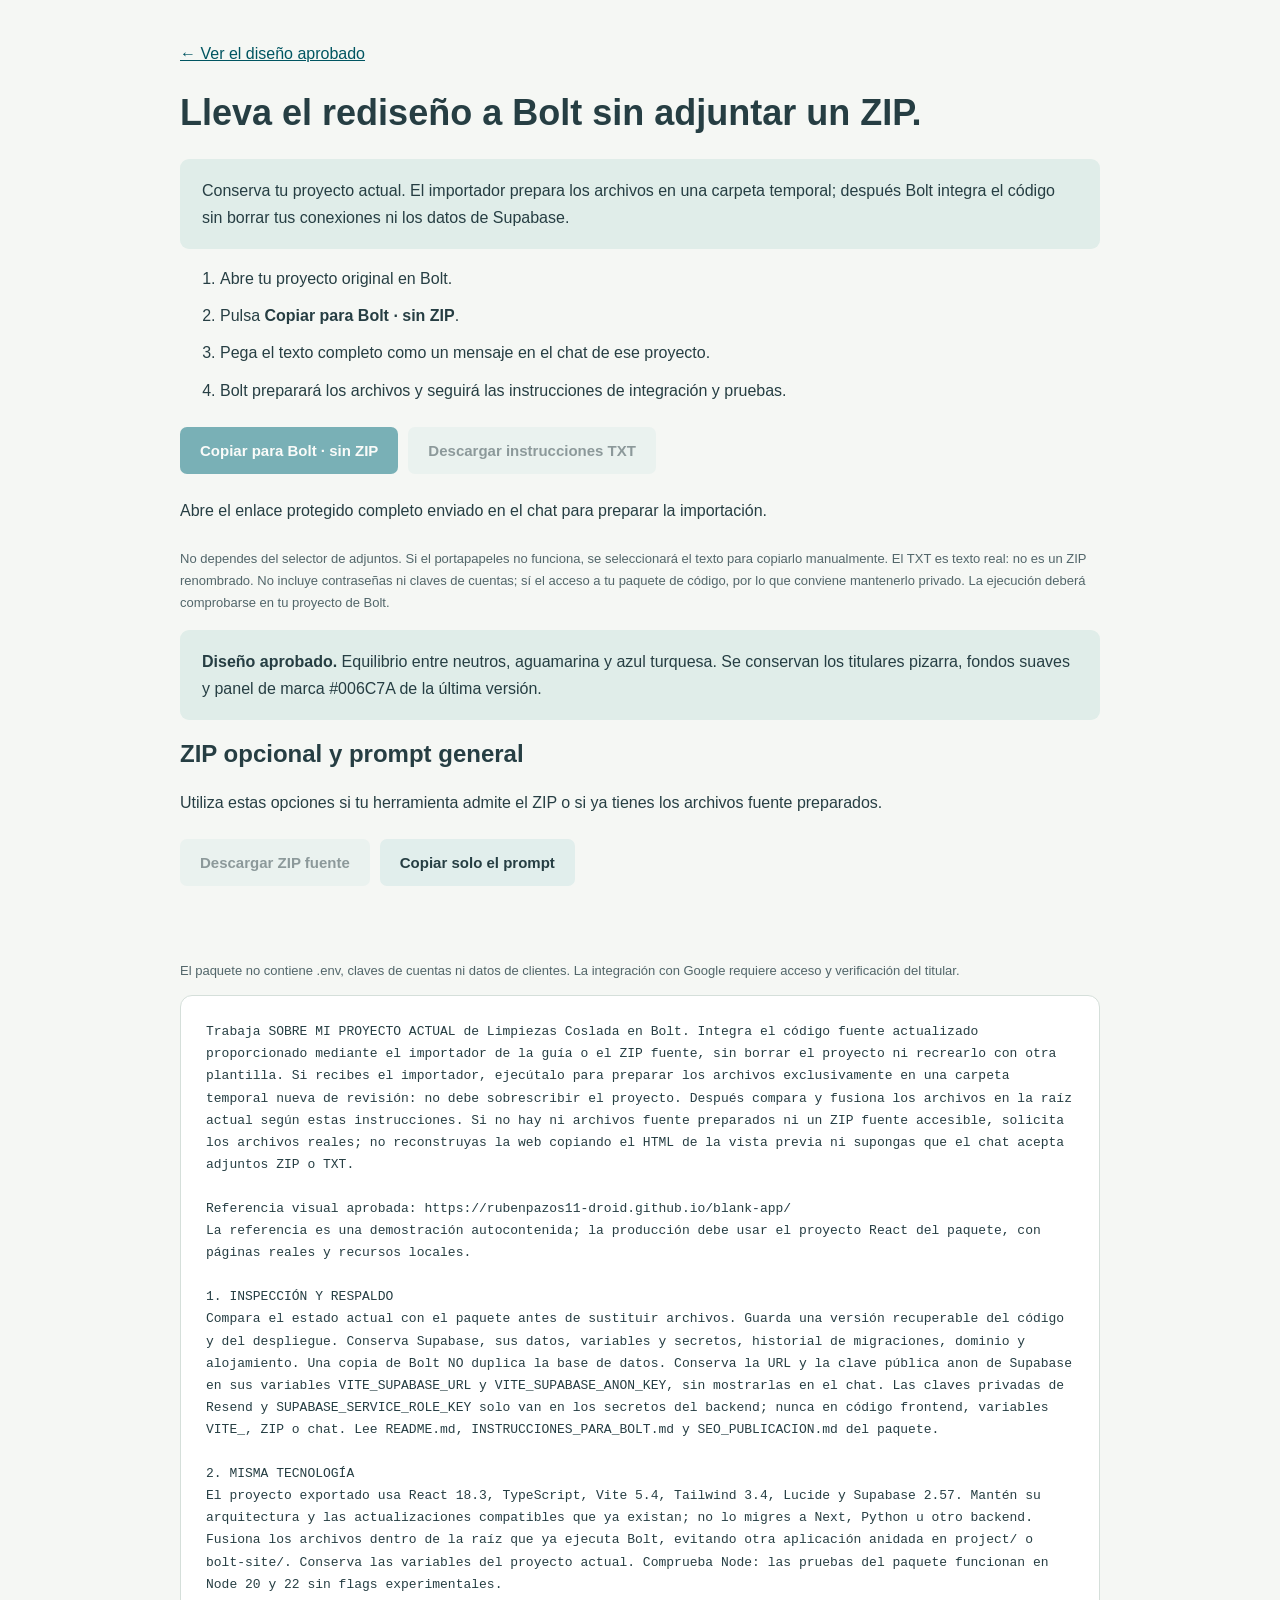
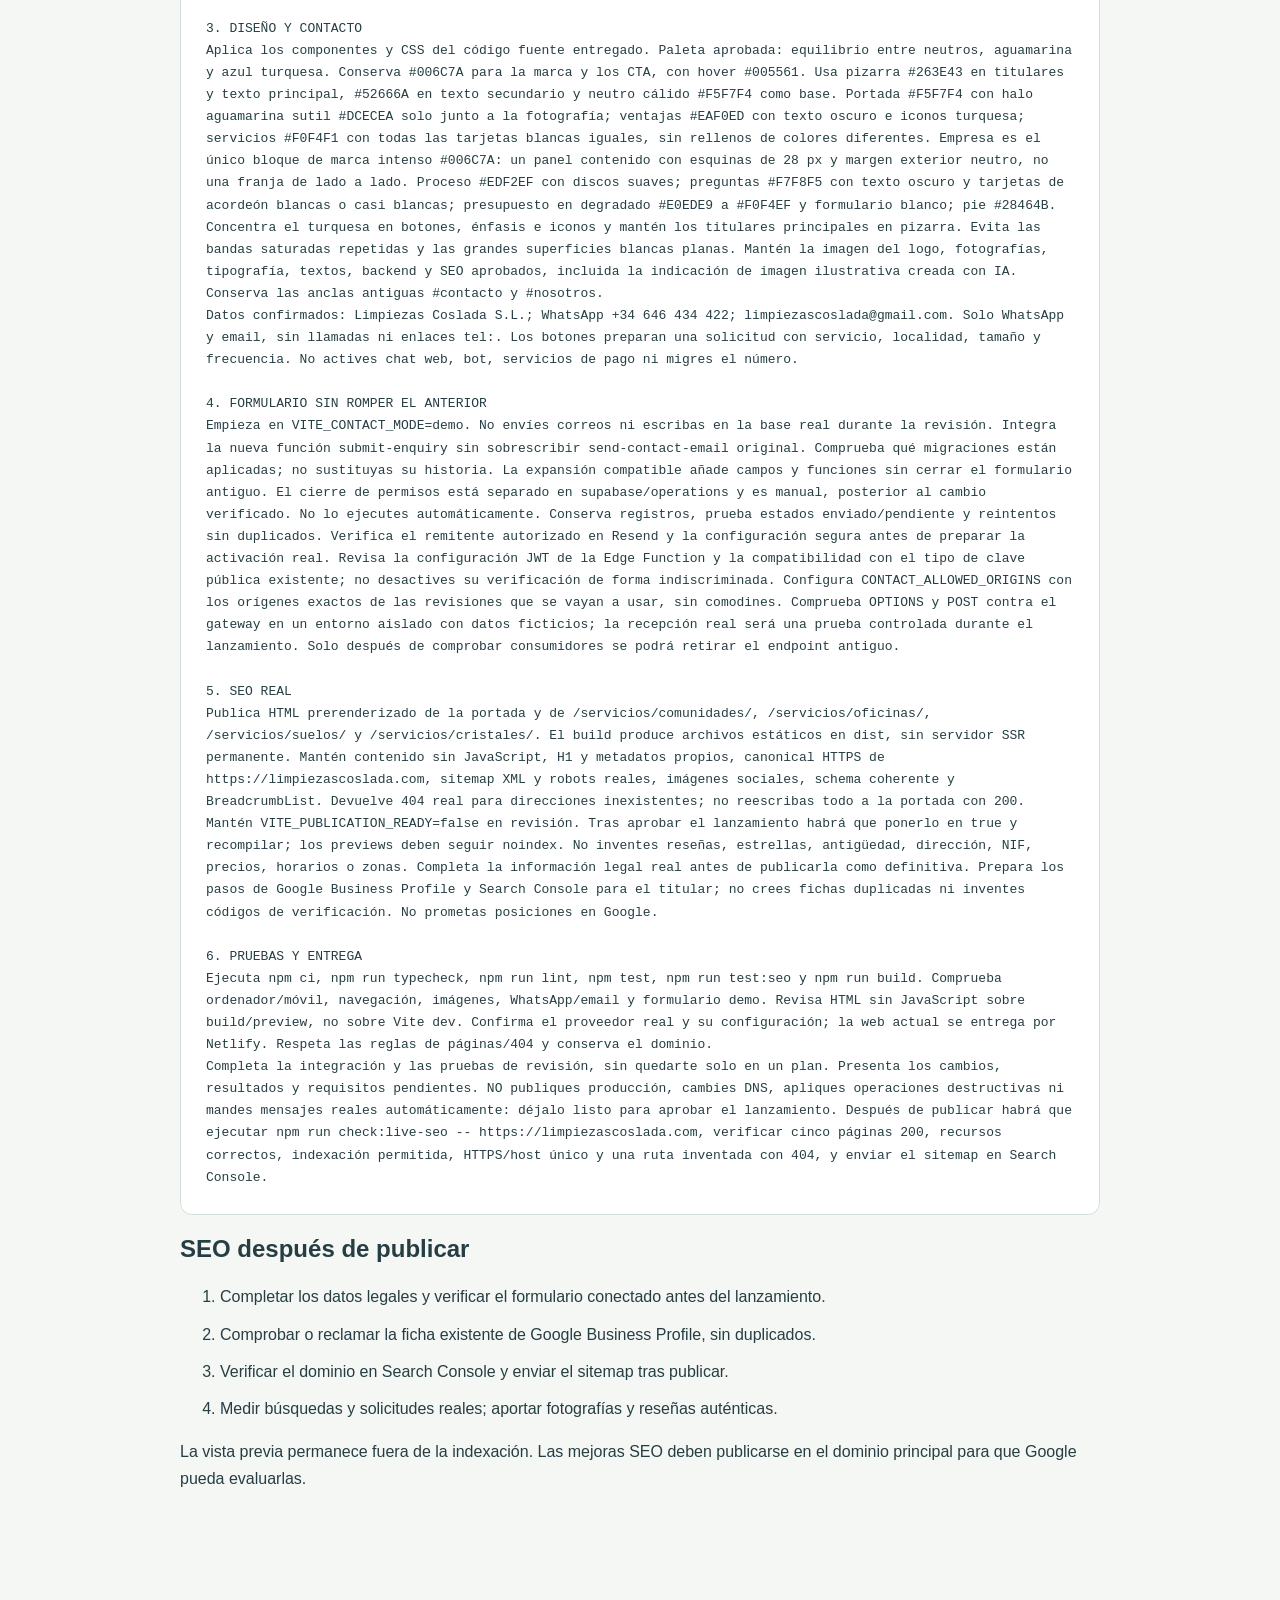
<file: entrega/index.html>
<!doctype html>
<html lang="es"><head><meta charset="utf-8"><meta name="viewport" content="width=device-width,initial-scale=1"><meta name="robots" content="noindex,nofollow,noarchive"><meta name="referrer" content="no-referrer"><title>Integrar Limpiezas Coslada en Bolt · sin adjuntar ZIP</title>
<style>body{margin:0;background:#f5f7f4;color:#263e43;font:16px/1.7 Arial,sans-serif}main{max-width:920px;margin:auto;padding:40px 22px 80px}h1,h2{color:#263e43;line-height:1.2}h1{font-size:36px}a{color:#005561}button{font:600 15px Arial;cursor:pointer;border:0;border-radius:7px;background:#006c7a;color:white;padding:15px 20px;margin:7px 10px 7px 0}button:disabled{opacity:.5;cursor:default}.secondary{background:#e1eeec;color:#263e43}pre,textarea{white-space:pre-wrap;overflow-wrap:anywhere;background:white;border:1px solid #d5dfda;border-radius:12px;padding:25px;font:13px/1.7 ui-monospace,monospace}textarea{box-sizing:border-box;width:100%;height:330px}li{margin:10px 0}.notice{background:#e0ede9;padding:18px 22px;border-radius:9px}.small{font-size:13px;color:#52666a}#status,#bolt-status{min-height:35px}button:focus-visible,a:focus-visible,textarea:focus-visible{outline:3px solid #005561;outline-offset:4px}[hidden]{display:none!important}</style></head>
<body data-file="codigo-26a159150ecb.lcpack" data-sha="26a159150ecb28e111857e4af2af2b3c1ae7209801c069f9d4ad53f65e8f5adb" data-importer-sha="f74373126b4832aa5d10b90330da48f0e70e8af4d04ee3ce7f6ff18d0ccc32a6"><main><a href="../">← Ver el diseño aprobado</a><h1>Lleva el rediseño a Bolt sin adjuntar un ZIP.</h1>
<p class="notice">Conserva tu proyecto actual. El importador prepara los archivos en una carpeta temporal; después Bolt integra el código sin borrar tus conexiones ni los datos de Supabase.</p>
<ol><li>Abre tu proyecto original en Bolt.</li><li>Pulsa <strong>Copiar para Bolt · sin ZIP</strong>.</li><li>Pega el texto completo como un mensaje en el chat de ese proyecto.</li><li>Bolt preparará los archivos y seguirá las instrucciones de integración y pruebas.</li></ol>
<button id="copy-bolt">Copiar para Bolt · sin ZIP</button><button id="download-bolt" class="secondary">Descargar instrucciones TXT</button>
<p id="bolt-status" role="status" aria-live="polite"></p><textarea id="bolt-text" hidden readonly aria-label="Texto preparado para copiar en Bolt"></textarea>
<p class="small">No dependes del selector de adjuntos. Si el portapapeles no funciona, se seleccionará el texto para copiarlo manualmente. El TXT es texto real: no es un ZIP renombrado. No incluye contraseñas ni claves de cuentas; sí el acceso a tu paquete de código, por lo que conviene mantenerlo privado. La ejecución deberá comprobarse en tu proyecto de Bolt.</p>
<p class="notice"><strong>Diseño aprobado.</strong> Equilibrio entre neutros, aguamarina y azul turquesa. Se conservan los titulares pizarra, fondos suaves y panel de marca #006C7A de la última versión.</p>
<h2>ZIP opcional y prompt general</h2><p>Utiliza estas opciones si tu herramienta admite el ZIP o si ya tienes los archivos fuente preparados.</p><button id="download" class="secondary">Descargar ZIP fuente</button><button id="copy" class="secondary">Copiar solo el prompt</button><p id="status" role="status" aria-live="polite"></p>
<p class="small">El paquete no contiene .env, claves de cuentas ni datos de clientes. La integración con Google requiere acceso y verificación del titular.</p>
<pre id="prompt">Trabaja SOBRE MI PROYECTO ACTUAL de Limpiezas Coslada en Bolt. Integra el código fuente actualizado proporcionado mediante el importador de la guía o el ZIP fuente, sin borrar el proyecto ni recrearlo con otra plantilla. Si recibes el importador, ejecútalo para preparar los archivos exclusivamente en una carpeta temporal nueva de revisión: no debe sobrescribir el proyecto. Después compara y fusiona los archivos en la raíz actual según estas instrucciones. Si no hay ni archivos fuente preparados ni un ZIP fuente accesible, solicita los archivos reales; no reconstruyas la web copiando el HTML de la vista previa ni supongas que el chat acepta adjuntos ZIP o TXT.

Referencia visual aprobada: https://rubenpazos11-droid.github.io/blank-app/
La referencia es una demostración autocontenida; la producción debe usar el proyecto React del paquete, con páginas reales y recursos locales.

1. INSPECCIÓN Y RESPALDO
Compara el estado actual con el paquete antes de sustituir archivos. Guarda una versión recuperable del código y del despliegue. Conserva Supabase, sus datos, variables y secretos, historial de migraciones, dominio y alojamiento. Una copia de Bolt NO duplica la base de datos. Conserva la URL y la clave pública anon de Supabase en sus variables VITE_SUPABASE_URL y VITE_SUPABASE_ANON_KEY, sin mostrarlas en el chat. Las claves privadas de Resend y SUPABASE_SERVICE_ROLE_KEY solo van en los secretos del backend; nunca en código frontend, variables VITE_, ZIP o chat. Lee README.md, INSTRUCCIONES_PARA_BOLT.md y SEO_PUBLICACION.md del paquete.

2. MISMA TECNOLOGÍA
El proyecto exportado usa React 18.3, TypeScript, Vite 5.4, Tailwind 3.4, Lucide y Supabase 2.57. Mantén su arquitectura y las actualizaciones compatibles que ya existan; no lo migres a Next, Python u otro backend. Fusiona los archivos dentro de la raíz que ya ejecuta Bolt, evitando otra aplicación anidada en project/ o bolt-site/. Conserva las variables del proyecto actual. Comprueba Node: las pruebas del paquete funcionan en Node 20 y 22 sin flags experimentales.

3. DISEÑO Y CONTACTO
Aplica los componentes y CSS del código fuente entregado. Paleta aprobada: equilibrio entre neutros, aguamarina y azul turquesa. Conserva #006C7A para la marca y los CTA, con hover #005561. Usa pizarra #263E43 en titulares y texto principal, #52666A en texto secundario y neutro cálido #F5F7F4 como base. Portada #F5F7F4 con halo aguamarina sutil #DCECEA solo junto a la fotografía; ventajas #EAF0ED con texto oscuro e iconos turquesa; servicios #F0F4F1 con todas las tarjetas blancas iguales, sin rellenos de colores diferentes. Empresa es el único bloque de marca intenso #006C7A: un panel contenido con esquinas de 28 px y margen exterior neutro, no una franja de lado a lado. Proceso #EDF2EF con discos suaves; preguntas #F7F8F5 con texto oscuro y tarjetas de acordeón blancas o casi blancas; presupuesto en degradado #E0EDE9 a #F0F4EF y formulario blanco; pie #28464B. Concentra el turquesa en botones, énfasis e iconos y mantén los titulares principales en pizarra. Evita las bandas saturadas repetidas y las grandes superficies blancas planas. Mantén la imagen del logo, fotografías, tipografía, textos, backend y SEO aprobados, incluida la indicación de imagen ilustrativa creada con IA. Conserva las anclas antiguas #contacto y #nosotros.
Datos confirmados: Limpiezas Coslada S.L.; WhatsApp +34 646 434 422; limpiezascoslada@gmail.com. Solo WhatsApp y email, sin llamadas ni enlaces tel:. Los botones preparan una solicitud con servicio, localidad, tamaño y frecuencia. No actives chat web, bot, servicios de pago ni migres el número.

4. FORMULARIO SIN ROMPER EL ANTERIOR
Empieza en VITE_CONTACT_MODE=demo. No envíes correos ni escribas en la base real durante la revisión. Integra la nueva función submit-enquiry sin sobrescribir send-contact-email original. Comprueba qué migraciones están aplicadas; no sustituyas su historia. La expansión compatible añade campos y funciones sin cerrar el formulario antiguo. El cierre de permisos está separado en supabase/operations y es manual, posterior al cambio verificado. No lo ejecutes automáticamente. Conserva registros, prueba estados enviado/pendiente y reintentos sin duplicados. Verifica el remitente autorizado en Resend y la configuración segura antes de preparar la activación real. Revisa la configuración JWT de la Edge Function y la compatibilidad con el tipo de clave pública existente; no desactives su verificación de forma indiscriminada. Configura CONTACT_ALLOWED_ORIGINS con los orígenes exactos de las revisiones que se vayan a usar, sin comodines. Comprueba OPTIONS y POST contra el gateway en un entorno aislado con datos ficticios; la recepción real será una prueba controlada durante el lanzamiento. Solo después de comprobar consumidores se podrá retirar el endpoint antiguo.

5. SEO REAL
Publica HTML prerenderizado de la portada y de /servicios/comunidades/, /servicios/oficinas/, /servicios/suelos/ y /servicios/cristales/. El build produce archivos estáticos en dist, sin servidor SSR permanente. Mantén contenido sin JavaScript, H1 y metadatos propios, canonical HTTPS de https://limpiezascoslada.com, sitemap XML y robots reales, imágenes sociales, schema coherente y BreadcrumbList. Devuelve 404 real para direcciones inexistentes; no reescribas todo a la portada con 200.
Mantén VITE_PUBLICATION_READY=false en revisión. Tras aprobar el lanzamiento habrá que ponerlo en true y recompilar; los previews deben seguir noindex. No inventes reseñas, estrellas, antigüedad, dirección, NIF, precios, horarios o zonas. Completa la información legal real antes de publicarla como definitiva. Prepara los pasos de Google Business Profile y Search Console para el titular; no crees fichas duplicadas ni inventes códigos de verificación. No prometas posiciones en Google.

6. PRUEBAS Y ENTREGA
Ejecuta npm ci, npm run typecheck, npm run lint, npm test, npm run test:seo y npm run build. Comprueba ordenador/móvil, navegación, imágenes, WhatsApp/email y formulario demo. Revisa HTML sin JavaScript sobre build/preview, no sobre Vite dev. Confirma el proveedor real y su configuración; la web actual se entrega por Netlify. Respeta las reglas de páginas/404 y conserva el dominio.
Completa la integración y las pruebas de revisión, sin quedarte solo en un plan. Presenta los cambios, resultados y requisitos pendientes. NO publiques producción, cambies DNS, apliques operaciones destructivas ni mandes mensajes reales automáticamente: déjalo listo para aprobar el lanzamiento. Después de publicar habrá que ejecutar npm run check:live-seo -- https://limpiezascoslada.com, verificar cinco páginas 200, recursos correctos, indexación permitida, HTTPS/host único y una ruta inventada con 404, y enviar el sitemap en Search Console.
</pre><h2>SEO después de publicar</h2><ol><li>Completar los datos legales y verificar el formulario conectado antes del lanzamiento.</li><li>Comprobar o reclamar la ficha existente de Google Business Profile, sin duplicados.</li><li>Verificar el dominio en Search Console y enviar el sitemap tras publicar.</li><li>Medir búsquedas y solicitudes reales; aportar fotografías y reseñas auténticas.</li></ol><p>La vista previa permanece fuera de la indexación. Las mejoras SEO deben publicarse en el dominio principal para que Google pueda evaluarlas.</p></main><script>
(() => {
 let key;
 const download=document.querySelector('#download');
 const copyBolt=document.querySelector('#copy-bolt');
 const downloadBolt=document.querySelector('#download-bolt');
 const status=document.querySelector('#status');
 const boltStatus=document.querySelector('#bolt-status');
 const textarea=document.querySelector('#bolt-text');
 const encodedFile=document.body.dataset.file;
 const expected=document.body.dataset.sha;
 const templateSha=document.body.dataset.importerSha;
 const filename='Limpiezas-Coslada-Bolt-actualizado.zip';
 const objectUrls=new Map();
 const digest=async bytes=>Array.from(new Uint8Array(await crypto.subtle.digest('SHA-256',bytes)),b=>b.toString(16).padStart(2,'0')).join('');
 const updateAccess=()=>{
  key=new URLSearchParams(location.hash.slice(1)).get('k');
  download.disabled=copyBolt.disabled=downloadBolt.disabled=!key;
  boltStatus.textContent=key?'Pulsa «Copiar para Bolt» y pega el texto en tu proyecto actual.':'Abre el enlace protegido completo enviado en el chat para preparar la importación.';
  status.textContent='';
  textarea.hidden=true;textarea.value='';
 };
 updateAccess();window.addEventListener('hashchange',updateAccess);
 const selectText=text=>{textarea.hidden=false;textarea.value=text;textarea.focus();textarea.select();};
 const copyText=async text=>{try{await navigator.clipboard.writeText(text);return true;}catch{selectText(text);return false;}};
 const save=(bytes,type,name,id)=>{
  if(objectUrls.has(id))URL.revokeObjectURL(objectUrls.get(id));
  const url=URL.createObjectURL(new Blob([bytes],{type}));objectUrls.set(id,url);
  let a=document.getElementById(id);if(!a){a=document.createElement('a');a.id=id;a.style.display='block';(id==='ready-download'?status:boltStatus).after(a);}
  a.href=url;a.download=name;a.textContent='Descargar '+name;a.click();
 };
 let templatePromise;
 const getPayload=async()=>{
  if(!/^[A-Za-z0-9_-]{43}$/.test(key||''))throw new Error('access');
  if(!templatePromise)templatePromise=(async()=>{
   const response=await fetch('./importar-bolt-template.mjs?v='+templateSha.slice(0,12));
   if(!response.ok)throw new Error('template');
   const bytes=await response.arrayBuffer();
   if(await digest(bytes)!==templateSha)throw new Error('template integrity');
   return new TextDecoder().decode(bytes);
  })().catch(error=>{templatePromise=null;throw error;});
  const template=await templatePromise;
  const config={url:new URL(encodedFile,'https://rubenpazos11-droid.github.io/blank-app/entrega/').href,key,sha256:expected};
  const code=template.replace('__BOLT_IMPORT_CONFIG__',()=>JSON.stringify(config));
  return 'Integra el rediseño aprobado en mi proyecto ACTUAL de Limpiezas Coslada. Mi interfaz no permite adjuntar ZIP. Usa este importador sin adjuntos:\n\n'+
   '1. Guarda exactamente el código JavaScript del final en /tmp/importar-limpiezas.mjs, fuera del repositorio. Mantén la raíz de mi aplicación React/Vite como directorio de trabajo y ejecuta: node /tmp/importar-limpiezas.mjs\n'+
   '2. El programa solo descarga, comprueba y extrae los archivos en una carpeta temporal nueva. No sustituye el proyecto, no instala nada, no toca Supabase y no publica. Si falla, detente y muestra el error sin revelar la configuración de acceso ni inventar archivos.\n'+
   '3. Lee INSTRUCCIONES_PARA_BOLT.md y README.md dentro de la carpeta project/ que indique el programa. Haz una copia recuperable y fusiona los archivos en la raíz de la aplicación actual, conservando variables, datos e historial de migraciones. No dejes una segunda web anidada ni copies el HTML de la vista previa.\n'+
   '4. Al terminar elimina /tmp/importar-limpiezas.mjs; contiene acceso al paquete fuente y no debe subirse al repositorio.\n\n'+
   'INSTRUCCIONES DE INTEGRACIÓN:\n'+document.querySelector('#prompt').textContent+
   '\n\nCÓDIGO DEL IMPORTADOR (guardar completo como /tmp/importar-limpiezas.mjs):\n```javascript\n'+code+'\n```\n';
 };
 const prepare=async(action)=>{
  copyBolt.disabled=downloadBolt.disabled=true;boltStatus.textContent='Preparando el texto para Bolt…';
  try{
   const text=await getPayload();
   if(action==='copy'){
    const copied=await copyText(text);
    boltStatus.textContent=copied?'Texto copiado. Pégalo como un mensaje en tu proyecto actual de Bolt; no necesitas adjuntar el ZIP.':'Texto preparado y seleccionado abajo. Cópialo y pégalo en tu proyecto actual de Bolt.';
   }else{
    save(text,'text/plain;charset=utf-8','IMPORTAR-LIMPIEZAS-EN-BOLT.txt','ready-bolt-download');
    boltStatus.textContent='TXT preparado. Puedes abrirlo y copiar su contenido en Bolt. Solo adjúntalo si tu interfaz acepta archivos de texto.';
   }
  }catch{boltStatus.textContent='No se ha podido preparar el texto. Abre el enlace protegido completo del chat y vuelve a intentarlo.';}
  finally{copyBolt.disabled=downloadBolt.disabled=!key;}
 };
 copyBolt.addEventListener('click',()=>prepare('copy'));
 downloadBolt.addEventListener('click',()=>prepare('download'));
 document.querySelector('#copy').addEventListener('click',async()=>{
  const copied=await copyText(document.querySelector('#prompt').textContent);
  document.querySelector('#copy').textContent=copied?'Prompt copiado':'Prompt seleccionado abajo';
 });
 download.addEventListener('click',async()=>{
  download.disabled=true;status.textContent='Preparando el ZIP opcional…';
  try{
   const response=await fetch('./'+encodedFile);
   if(!response.ok)throw new Error('download');
   const packed=new Uint8Array(await response.arrayBuffer());
   if(new TextDecoder().decode(packed.slice(0,5))!=='LCPK1')throw new Error('format');
   let value=key.replaceAll('-','+').replaceAll('_','/');value+='='.repeat((4-value.length%4)%4);
   const bytes=Uint8Array.from(atob(value),char=>char.charCodeAt(0));
   const imported=await crypto.subtle.importKey('raw',bytes,'AES-GCM',false,['decrypt']);
   const plaintext=await crypto.subtle.decrypt({name:'AES-GCM',iv:packed.slice(5,17)},imported,packed.slice(17));
   if(await digest(plaintext)!==expected)throw new Error('integrity');
   save(plaintext,'application/zip',filename,'ready-download');
   status.textContent='ZIP preparado. Si Bolt no acepta este adjunto, usa el botón «Copiar para Bolt · sin ZIP» de arriba.';
  }catch{status.textContent='No se ha podido abrir el paquete. Usa el enlace protegido completo del chat y ábrelo en tu navegador.';}
  finally{download.disabled=!key;}
 });
})();
</script></body></html>
</file>
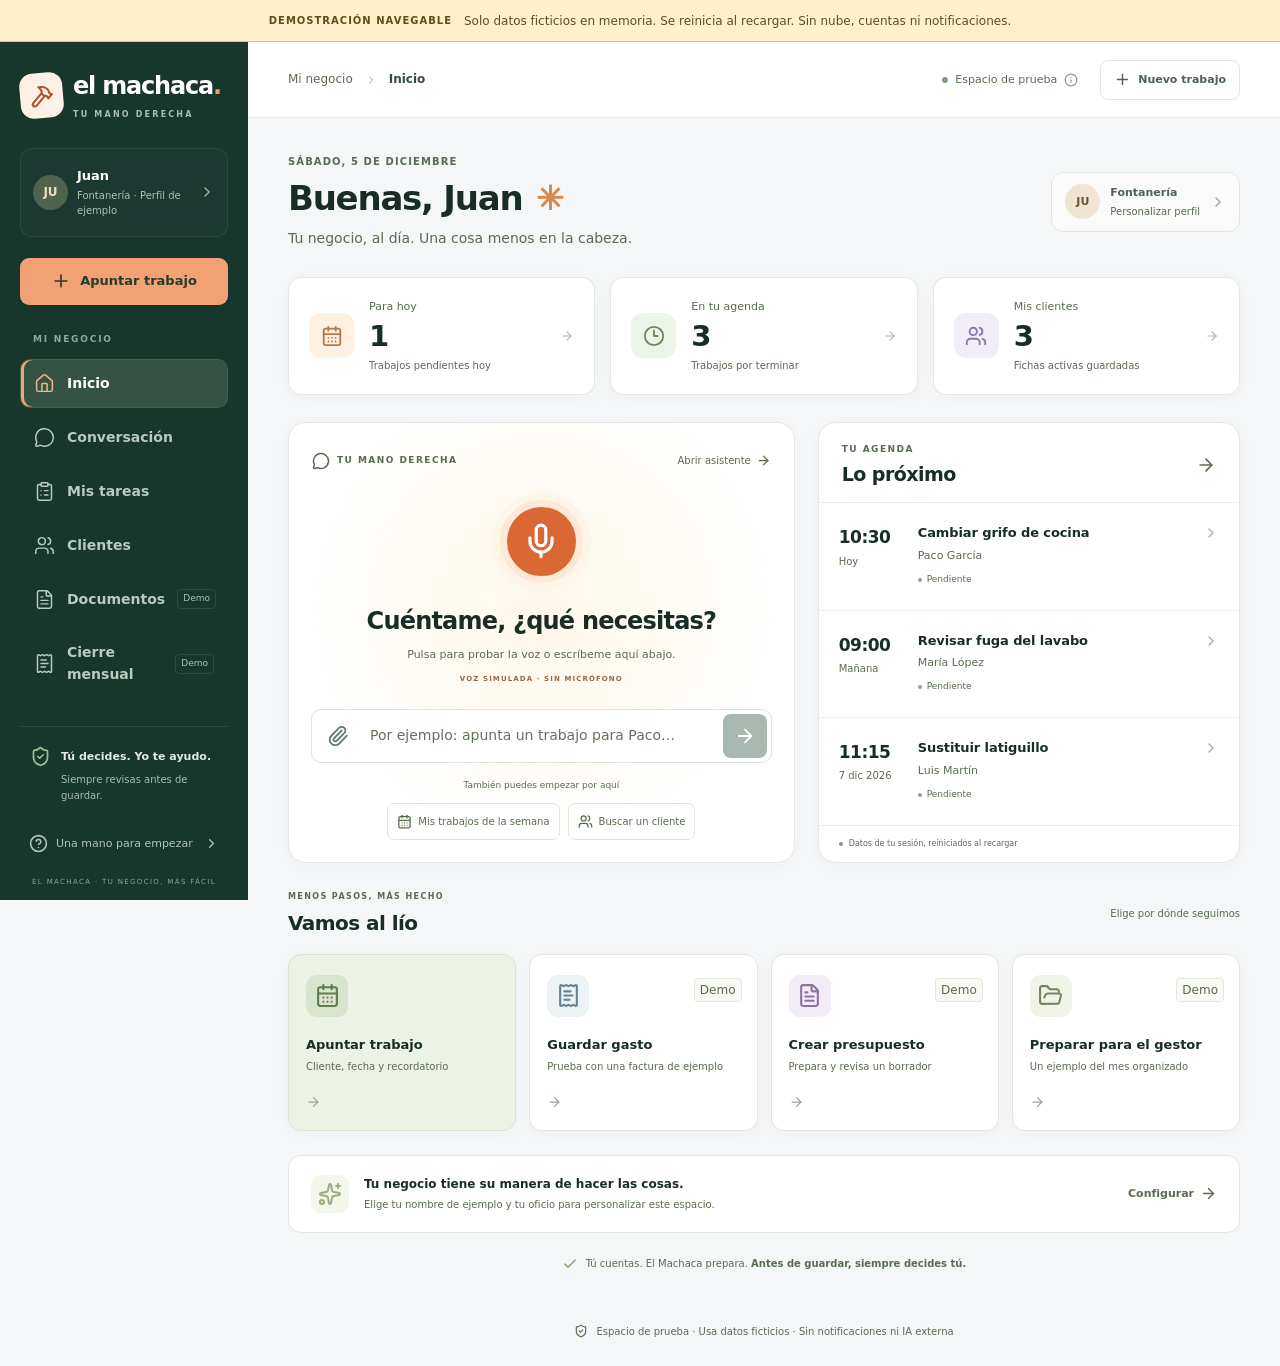
<file: preview-static/public/index.html>
<!doctype html><html lang="es"><head><meta charset="utf-8"><meta name="viewport" content="width=device-width,initial-scale=1"><meta name="robots" content="noindex"><title>El Machaca · Demostración navegable</title><link rel="stylesheet" href="styles.css"></head><body><div id="root"><p style="padding:25px;font-family:system-ui">Abriendo El Machaca…</p></div><noscript>Esta demostración necesita JavaScript. Puedes ver el diseño en las capturas de la carpeta assets.</noscript><script src="bundle.js"></script></body></html>
</file>
<file: preview-static/public/styles.css>
@layer properties{@supports (((-webkit-hyphens:none)) and (not (margin-trim:inline))) or ((-moz-orient:inline) and (not (color:rgb(from red r g b)))){*,:before,:after,::backdrop{--tw-outline-style:solid;--tw-blur:initial;--tw-brightness:initial;--tw-contrast:initial;--tw-grayscale:initial;--tw-hue-rotate:initial;--tw-invert:initial;--tw-opacity:initial;--tw-saturate:initial;--tw-sepia:initial;--tw-drop-shadow:initial;--tw-drop-shadow-color:initial;--tw-drop-shadow-alpha:100%;--tw-drop-shadow-size:initial}}}@layer theme{:root,:host{--font-sans:-apple-system, BlinkMacSystemFont, "Segoe UI", Roboto, "Helvetica Neue", "Noto Sans", Arial, sans-serif, "Apple Color Emoji", "Segoe UI Emoji", "Segoe UI Symbol", "Noto Color Emoji";--font-mono:ui-monospace, SFMono-Regular, Menlo, Monaco, Consolas, "Liberation Mono", "Courier New", monospace;--default-font-family:var(--font-sans);--default-mono-font-family:var(--font-mono)}}@layer base{*,:after,:before,::backdrop{box-sizing:border-box;border:0 solid;margin:0;padding:0}::file-selector-button{box-sizing:border-box;border:0 solid;margin:0;padding:0}html,:host{-webkit-text-size-adjust:100%;tab-size:4;line-height:1.5;font-family:var(--default-font-family,-apple-system, BlinkMacSystemFont, "Segoe UI", Roboto, "Helvetica Neue", "Noto Sans", Arial, sans-serif, "Apple Color Emoji", "Segoe UI Emoji", "Segoe UI Symbol", "Noto Color Emoji");font-feature-settings:var(--default-font-feature-settings,normal);font-variation-settings:var(--default-font-variation-settings,normal);-webkit-tap-highlight-color:transparent}hr{height:0;color:inherit;border-top-width:1px}abbr:where([title]){-webkit-text-decoration:underline dotted;text-decoration:underline dotted}h1,h2,h3,h4,h5,h6{font-size:inherit;font-weight:inherit}a{color:inherit;-webkit-text-decoration:inherit;text-decoration:inherit}b,strong{font-weight:bolder}code,kbd,samp,pre{font-family:var(--default-mono-font-family,ui-monospace, SFMono-Regular, Menlo, Monaco, Consolas, "Liberation Mono", "Courier New", monospace);font-feature-settings:var(--default-mono-font-feature-settings,normal);font-variation-settings:var(--default-mono-font-variation-settings,normal);font-size:1em}small{font-size:80%}sub,sup{vertical-align:baseline;font-size:75%;line-height:0;position:relative}sub{bottom:-.25em}sup{top:-.5em}table{text-indent:0;border-color:inherit;border-collapse:collapse}:-moz-focusring:where(:not(iframe)){outline:auto}progress{vertical-align:baseline}summary{display:list-item}ol,ul,menu{list-style:none}img,svg,video,canvas,audio,iframe,embed,object{vertical-align:middle;display:block}img,video{max-width:100%;height:auto}button,input,select,optgroup,textarea{font:inherit;font-feature-settings:inherit;font-variation-settings:inherit;letter-spacing:inherit;color:inherit;opacity:1;background-color:#0000;border-radius:0}::file-selector-button{font:inherit;font-feature-settings:inherit;font-variation-settings:inherit;letter-spacing:inherit;color:inherit;opacity:1;background-color:#0000;border-radius:0}:where(select:is([multiple],[size])) optgroup{font-weight:bolder}:where(select:is([multiple],[size])) optgroup option{padding-inline-start:20px}::file-selector-button{margin-inline-end:4px}::placeholder{opacity:1}@supports (not ((-webkit-appearance:-apple-pay-button))) or (contain-intrinsic-size:1px){::placeholder{color:currentColor}@supports (color:color-mix(in lab,red,red)){::placeholder{color:color-mix(in oklab,currentcolor 50%,transparent)}}}textarea{resize:vertical}::-webkit-search-decoration{-webkit-appearance:none}::-webkit-date-and-time-value{min-height:1lh;text-align:inherit}::-webkit-datetime-edit{display:inline-flex}::-webkit-datetime-edit-fields-wrapper{padding:0}::-webkit-datetime-edit{padding-block:0}::-webkit-datetime-edit-year-field{padding-block:0}::-webkit-datetime-edit-month-field{padding-block:0}::-webkit-datetime-edit-day-field{padding-block:0}::-webkit-datetime-edit-hour-field{padding-block:0}::-webkit-datetime-edit-minute-field{padding-block:0}::-webkit-datetime-edit-second-field{padding-block:0}::-webkit-datetime-edit-millisecond-field{padding-block:0}::-webkit-datetime-edit-meridiem-field{padding-block:0}::-webkit-calendar-picker-indicator{line-height:1}:-moz-ui-invalid{box-shadow:none}button,input:where([type=button],[type=reset],[type=submit]){appearance:button}::file-selector-button{appearance:button}::-webkit-inner-spin-button{height:auto}::-webkit-outer-spin-button{height:auto}[hidden]:where(:not([hidden=until-found])){display:none!important}}@layer components;@layer utilities{.visible{visibility:visible}.sr-only{clip-path:inset(50%);white-space:nowrap;border-width:0;width:1px;height:1px;margin:-1px;padding:0;position:absolute;overflow:hidden}.relative{position:relative}.block{display:block}.contents{display:contents}.table{display:table}.truncate{text-overflow:ellipsis;white-space:nowrap;overflow:hidden}.outline{outline-style:var(--tw-outline-style);outline-width:1px}.filter{filter:var(--tw-blur,) var(--tw-brightness,) var(--tw-contrast,) var(--tw-grayscale,) var(--tw-hue-rotate,) var(--tw-invert,) var(--tw-saturate,) var(--tw-sepia,) var(--tw-drop-shadow,)}}:root{--bg:#f8f8f5;--surface:#fff;--ink:#222a27;--muted:#717771;--line:#e7e9e2;--orange:#e96b35;--orange-dark:#b94314;--cream:#fff4e9;--green:#3b7557}*{box-sizing:border-box}body{color:var(--ink);background:var(--bg);-webkit-font-smoothing:antialiased;margin:0;font-family:Arial,Helvetica,sans-serif;font-size:15px;line-height:1.55}a{color:inherit;text-decoration:none}button,input,select,textarea{font:inherit}button,a,input,select,textarea{-webkit-tap-highlight-color:transparent}button{cursor:pointer;color:inherit}button:disabled{cursor:not-allowed;opacity:.45}button:focus-visible,a:focus-visible,input:focus-visible,textarea:focus-visible,select:focus-visible,[tabindex]:focus-visible{outline-offset:4px;outline:3px solid #265c94}input,textarea,select{min-width:0}svg{flex-shrink:0}h1,h2,h3,p{margin:0}h1{letter-spacing:-1.3px;font-size:36px;font-weight:750;line-height:1.2}h2{letter-spacing:-.4px;font-size:19px;font-weight:700;line-height:1.4}h3{font-size:17px;font-weight:700}.sr-only{clip:rect(0,0,0,0);white-space:nowrap;border:0;width:1px;height:1px;margin:-1px;padding:0;position:absolute;overflow:hidden}.skip-link{z-index:100;background:#fff;border:2px solid #222;border-radius:10px;padding:12px 20px;position:fixed;top:-100px;left:15px}.skip-link:focus{top:15px}.sidebar{border-right:1px solid var(--line);z-index:20;background:#fff;flex-direction:column;width:252px;padding:32px 22px 20px;display:flex;position:fixed;top:0;bottom:0;left:0}.brand{letter-spacing:-1.2px;align-items:center;gap:11px;font-size:24px;font-weight:800;line-height:1.15;display:flex}.brand-mark{color:#fff;background:var(--ink);border-radius:12px;place-items:center;width:42px;height:44px;display:grid;transform:rotate(-4deg)}.brand-dot{color:var(--orange)}.brand small{letter-spacing:2.1px;color:#777b75;margin-top:9px;font-size:9px;font-weight:600;display:block}.workspace{border-bottom:1px solid var(--line);align-items:center;gap:10px;margin-top:40px;padding:16px 0 24px;display:flex}.avatar{color:#676b58;background:#f0eee5;border-radius:50%;place-items:center;width:35px;height:35px;font-size:12px;font-weight:700;display:grid}.workspace strong{font-size:12px;display:block}.workspace small{color:var(--muted);margin-top:2px;font-size:11px;display:block}.online-dot{background:#5b8b60;border-radius:50%;width:6px;height:6px;margin-left:auto}.nav-caption{letter-spacing:1.5px;color:#858a83;margin:26px 12px 12px;font-size:10px;font-weight:700}.sidebar nav{flex-direction:column;gap:6px;display:flex}.nav-link{color:#626960;border-radius:9px;align-items:center;gap:12px;min-height:48px;padding:12px;font-size:13px;font-weight:600;display:flex}.nav-link:hover{background:#f7f7f3}.nav-link.active{color:#bc4e1f;background:#fff0e5}.nav-new{color:#72776e;letter-spacing:.8px;border:1px solid #d4d8cc;border-radius:4px;margin-left:auto;padding:2px 4px;font-size:8px}.sidebar-bottom{margin-top:auto;padding-top:32px}.local-card{border:1px solid var(--line);background:#fafaf7;border-radius:12px;padding:16px}.local-card svg{color:#65785c;margin-bottom:9px}.local-card strong{font-size:12px;line-height:1.5;display:block}.local-card p{color:var(--muted);margin-top:6px;font-size:11px}.help-button{color:#686e66;background:0 0;border:0;align-items:center;gap:9px;width:100%;min-height:48px;padding:20px 6px;font-size:12px;display:flex}.help-button svg:last-child{margin-left:auto}.help-panel{background:var(--cream);border-radius:8px;margin-bottom:16px;padding:12px;font-size:12px}.version{color:#969b91;text-align:center;letter-spacing:1.2px;font-size:8px;display:block}.app-column{flex-direction:column;min-height:100dvh;margin-left:252px;display:flex}.topbar{border-bottom:1px solid var(--line);background:#ffffff8c;justify-content:space-between;align-items:center;gap:20px;height:78px;padding:0 44px;display:flex}.topbar-label{color:#7c827a;font-size:12px}.demo-badge{color:#64715b;white-space:nowrap;background:#eff2e9;border:1px solid #e1e6d8;border-radius:20px;align-items:center;gap:7px;padding:6px 11px;font-size:10px;font-weight:600;display:inline-flex}.demo-badge>span{background:#7c8e65;border-radius:50%;width:5px;height:5px}.mobile-brand,.mobile-nav{display:none}main{outline:none;flex:1}.page-wrap{width:min(100%,1100px);margin:auto;padding:40px 44px 34px}.greeting{justify-content:space-between;align-items:center;gap:20px;margin-bottom:28px;display:flex}.eyebrow{letter-spacing:1.5px;color:#7d8479;margin-bottom:10px;font-size:10px;font-weight:700}.greeting h1{align-items:center;gap:14px;font-size:34px;display:flex}.wave{color:var(--orange);font-size:35px;font-weight:400;display:inline-block}.greeting p:not(.eyebrow),.page-heading>p:last-child{color:#7b8177;margin-top:10px;font-size:14px}.trade-pill{border:1px solid var(--line);color:#747d6c;white-space:nowrap;border-radius:20px;align-items:center;gap:7px;padding:7px 11px;font-size:10px;display:flex}.composer{border:1px solid var(--line);background:#fff;border-radius:16px;padding:18px}.home-composer{text-align:center;background:radial-gradient(at 50% 4%,#fff6e9,#0000 70%),#fff;border-color:#eee3d2;padding:29px 30px 24px;position:relative;box-shadow:0 5px 16px #e7d6ba12}.voice-button{background:var(--orange);color:#fff;border:7px solid #ffead9;border-radius:50%;place-items:center;width:88px;height:88px;margin:7px auto 25px;transition:transform .15s,background .15s;display:grid;box-shadow:0 0 0 9px #fff6ec}.voice-button:hover{background:#d65b29;transform:scale(1.06)}.voice-button.recording{background:#b83c29}.home-composer h2{letter-spacing:-.7px;font-size:23px}.composer-help{color:var(--muted);margin-top:6px;font-size:12px}.simulation-label{letter-spacing:1.1px;color:#967d63;font-size:8px;font-weight:700;display:inline-block}.home-composer>.simulation-label{margin-top:8px}.composer-form{background:#fff;border:1px solid #e3e5dd;border-radius:10px;align-items:center;gap:10px;padding:7px;display:flex}.home-composer .composer-form{max-width:700px;margin:22px auto 0}.icon-button{color:#7b8176;background:0 0;border:0;border-radius:7px;justify-content:center;align-items:center;min-width:44px;min-height:44px;display:inline-flex}.icon-button:hover{background:#f3f3ed}.composer-form input{outline-offset:1px;width:100%;min-height:44px;color:var(--ink);background:0 0;border:0;flex:1;font-size:13px}.composer-form input::placeholder{color:#8d9287}.send-button{background:var(--ink);color:#fff;border:0;border-radius:7px;place-items:center;min-width:44px;min-height:44px;display:grid}.voice-preview,.attachment-preview{text-align:left;background:#faf6ee;border:1px dashed #e0cdb5;border-radius:9px;align-items:center;gap:12px;margin-top:14px;padding:15px;display:flex}.voice-preview p{margin-top:5px;font-size:12px}.voice-preview strong,.attachment-preview strong{font-size:12px}.voice-preview>div:first-child,.attachment-preview>div{flex:1}.attachment-preview small{color:var(--muted);font-size:10px;display:block}.document-icon{color:#bb7c46}.quick-section{margin-top:30px}.section-heading{justify-content:space-between;align-items:center;gap:12px;margin-bottom:16px;display:flex}.section-heading h2{align-items:center;gap:9px;font-size:17px;display:flex}.section-heading>span{color:#858a7e;font-size:11px}.section-heading>a{color:#737b6c;align-items:center;gap:6px;min-height:36px;font-size:11px;display:flex}.quick-grid{grid-template-columns:repeat(3,1fr);gap:14px;display:grid}.quick-card{border:1px solid var(--line);text-align:left;background:#fff;border-radius:12px;flex-direction:column;align-items:flex-start;padding:19px 18px;transition:transform .15s,border-color .15s;display:flex;position:relative}.quick-card:hover{border-color:#d8b99e;transform:translateY(-3px)}.quick-icon{border-radius:11px;flex-shrink:0;place-items:center;width:44px;height:44px;display:grid}.orange{color:#c47036;background:#fff0e3}.blue{color:#638298;background:#edf2f5}.green{color:#74875b;background:#eff3e8}.quick-card strong{margin-top:17px;font-size:13px}.quick-card>span:not(.quick-icon){color:#868b81;margin-top:5px;font-size:11px}.quick-arrow{color:#b4b9ad;width:15px;position:absolute;top:20px;right:15px}.attention-section{margin-top:31px}.attention-dot{background:var(--orange);border-radius:50%;width:6px;height:6px}.count{color:#7d8177;text-align:center;background:#edece5;border-radius:5px;min-width:20px;margin-left:2px;padding:2px 6px;font-size:10px}.attention-list{border:1px solid var(--line);background:#fff;border-radius:12px;overflow:hidden}.attention-row{text-align:left;background:#fff;border:0;align-items:center;gap:15px;width:100%;min-height:85px;padding:18px;display:flex}.attention-row:hover{background:#fdfcf8}.attention-row+.attention-row{border-top:1px solid #f0f0ea}.attention-icon{color:#ba965c;background:#faf2e4;border-radius:10px;flex-shrink:0;place-items:center;width:42px;height:42px;display:grid}.attention-icon.subtle{color:#8b9875;background:#f1f3ec}.attention-text{flex:1}.attention-text strong{font-size:12px;font-weight:600;display:block}.attention-text>span{color:#83897d;margin-top:4px;font-size:11px;display:block}.attention-row>svg{color:#a3a99b}.status{white-space:nowrap;border-radius:5px;align-items:center;gap:5px;padding:4px 7px;font-size:10px;line-height:1.4;display:inline-flex}.status.pending{color:#93652e;background:#fbf1dd}.status.saved{color:#41724a;background:#edf4e9}.status-dot{background:#bd8a40;border-radius:50%;width:4px;height:4px}.home-tip{color:#858a7f;align-items:flex-start;gap:12px;max-width:700px;margin:0 auto;padding:21px 12px 5px;font-size:11px;display:flex}.home-tip strong{color:#6f7867;font-weight:600}.tip-icon{color:#91a07f;padding-top:2px}.app-footer{color:#92998c;justify-content:center;align-items:center;gap:7px;padding:16px 20px 24px;font-size:9px;display:flex}.page-heading{margin-bottom:30px}.button{text-align:center;border:1px solid #0000;border-radius:9px;justify-content:center;align-items:center;gap:8px;min-height:44px;padding:11px 16px;font-size:12px;font-weight:600;line-height:1.4;display:inline-flex}.button.primary{background:var(--orange);color:#fff}.button.primary:hover{background:#c95523}.button.secondary{color:#515d48;background:#f4f5ef;border-color:#e6e9de}.button.secondary:hover{background:#e8eddf}.button.outline{color:#695d4b;background:#fff;border-color:#dddccc}.button.small{padding:8px 12px}.text-button{color:#a34d26;background:0 0;border:0;align-items:center;gap:6px;min-height:44px;padding:5px;font-size:12px;font-weight:600;display:inline-flex}.text-button:hover{text-decoration:underline}.surface{border:1px solid var(--line);background:#fff;border-radius:14px}.muted{color:var(--muted);font-size:11px}.conversation-banner{color:#6c7b5c;background:#f0f3ea;border:1px solid #e5e8dc;border-radius:9px;align-items:center;gap:10px;padding:12px 16px;font-size:11px;display:flex}.chat-screen{max-width:950px}.messages{padding:26px 0 0}.message{align-items:flex-start;gap:12px;margin-bottom:24px;display:flex}.assistant-avatar{color:#fff;background:#29362c;border-radius:10px;flex-shrink:0;place-items:center;width:34px;height:34px;display:grid}.message-body{min-width:0;max-width:650px}.message-author{color:#7f8977;align-items:center;gap:5px;margin-bottom:7px;font-size:10px;display:flex}.message-body>p{border:1px solid var(--line);white-space:pre-wrap;overflow-wrap:anywhere;background:#fff;border-radius:0 12px 12px;padding:15px 18px;font-size:14px}.message.user{justify-content:flex-end;padding-left:40px}.message.user .message-body>p{background:#f9eadc;border-color:#f0decb;border-radius:12px 0 12px 12px}.message.user .message-author{justify-content:flex-end}.action-card{background:#fff;border:1px solid #e4dccb;border-radius:12px;max-width:440px;margin-top:12px;padding:20px}.action-card-header{align-items:center;gap:12px;margin-bottom:15px;display:flex}.action-card-header small{letter-spacing:1px;color:#97846b;font-size:8px}.action-summary{margin:16px 0}.action-summary>div{border-bottom:1px solid #f0f0e9;justify-content:space-between;gap:20px;padding:8px 0;font-size:12px;display:flex}.action-summary dt{color:#858d7c}.action-summary dd{text-align:right;overflow-wrap:anywhere;margin:0}.card-footnote{color:#89907f;margin-top:10px;font-size:10px;display:block}.action-card .button{width:100%}.details-form{margin:0 0 25px 46px;padding:22px}.details-form>p{color:var(--muted);margin-top:7px;font-size:12px}label{flex-direction:column;gap:7px;font-size:12px;font-weight:600;display:flex}label input,label select,label textarea{width:100%;min-height:46px;color:var(--ink);background:#fff;border:1px solid #dce0d4;border-radius:8px;padding:10px 12px;font-size:14px;font-weight:400}label textarea{resize:vertical}.form-grid{grid-template-columns:1fr 1fr;gap:18px;margin:20px 0;display:grid}.form-grid.three{grid-template-columns:repeat(3,1fr)}.chat-examples{flex-wrap:wrap;align-items:center;gap:8px;padding:5px 0 20px;display:flex}.chat-examples>span{color:var(--muted);font-size:10px}.chat-examples button{color:#78806e;background:#fff;border:1px solid #e1e4d7;border-radius:22px;min-height:44px;padding:8px 12px;font-size:11px}.chat-composer-note{color:#89917e;justify-content:space-between;align-items:center;gap:10px;margin:6px 0 -8px;font-size:9px;display:flex}.month-shortcut{margin:10px 0}.back-link{color:#7d836f;align-items:center;gap:7px;min-height:44px;margin-bottom:17px;font-size:12px;display:inline-flex}.review-screen{max-width:900px}.review-steps{color:#9a9e92;border:1px solid var(--line);border-radius:10px;justify-content:center;align-items:center;gap:14px;margin-bottom:25px;padding:17px;font-size:11px;display:flex}.review-steps span{align-items:center;gap:5px;display:flex}.review-steps .current{color:#bd5b28;font-weight:700}.review-form{padding:28px}.form-title{border-bottom:1px solid var(--line);align-items:center;gap:13px;margin-bottom:22px;padding-bottom:22px;display:flex}.form-title span:not(.quick-icon){color:#909683;font-size:11px}.review-form>label{margin:20px 0}.info-note{color:#667454;background:#f4f7ed;border:1px solid #e2e7d6;border-radius:9px;align-items:flex-start;gap:10px;margin-top:22px;padding:17px;font-size:12px;display:flex}.confirmation-footer{border-top:1px solid var(--line);margin-top:26px;padding-top:20px}.confirmation-footer>p{color:#859077;align-items:center;gap:7px;margin-bottom:16px;font-size:11px;display:flex}.button-row{flex-wrap:wrap;gap:10px;display:flex}.confirmation-footer .button-row{justify-content:flex-end}.fake-document{background:#faf9f4;border-radius:10px;align-items:center;gap:24px;padding:20px;display:flex}.fake-document strong{font-size:13px}.fake-document p{color:var(--muted);margin:5px 0 10px;font-size:11px}.paper-preview{background:#fff;flex-direction:column;flex-shrink:0;gap:8px;width:100px;padding:12px;display:flex;transform:rotate(-4deg);box-shadow:0 3px 12px #30352b10}.paper-preview span{font-size:8px;font-weight:700}.paper-preview i{background:#e6e6dd;height:3px;display:block}.paper-preview strong{text-align:right;font-size:10px}.paper-preview small{color:#b6966d;font-size:5px}.warning-note{color:#926522;background:#fff7df;border-radius:8px;margin:18px 0;padding:12px;font-size:12px}.uncertain input{background:#fffcf0;border-color:#dec17c}.checkbox-label{background:#f7f8f1;border-radius:8px;flex-direction:row;align-items:center;gap:10px;min-height:48px;padding:12px;font-weight:400}.checkbox-label input{width:20px;height:20px;min-height:20px;accent-color:var(--orange);flex-shrink:0}.error-note{color:#a63b22;background:#fff1ed;border:1px solid #dc8c75;border-radius:8px;padding:14px;font-size:13px}.receipt-panel{text-align:center;padding:30px}.success-icon{color:#5b8555;background:#eff5e8;border-radius:50%;place-items:center;width:65px;height:65px;margin:0 auto 18px;display:grid}.receipt-panel>p{color:var(--muted);margin:10px 0 20px;font-size:12px}.receipt-panel .action-card{text-align:left;margin:20px auto}.receipt-panel .button-row{justify-content:center}.section-toolbar{flex-wrap:wrap;justify-content:space-between;align-items:center;gap:15px;margin-bottom:25px;display:flex}.filter-tabs{background:#efefe8;border-radius:10px;gap:4px;padding:4px;display:flex}.filter-tabs button{color:#78816b;background:0 0;border:0;border-radius:7px;min-height:40px;padding:9px 13px;font-size:12px}.filter-tabs button.selected{color:#434c3a;background:#fff;box-shadow:0 1px 3px #27341c0d}.task-list{flex-direction:column;gap:16px;display:flex}.task-card{align-items:flex-start;gap:22px;padding:23px;display:flex}.task-date{color:#7f896e;background:#f5f5ee;border-radius:11px;flex-direction:column;align-items:center;min-width:62px;padding:14px 10px;display:flex}.task-date strong{margin-top:6px;font-size:24px;line-height:1.2}.task-date>span{letter-spacing:1px;font-size:9px}.task-content{flex:1;min-width:0}.task-content h2{margin:10px 0 5px;font-size:17px}.task-content>p{color:#828b76;font-size:12px}.task-meta{color:#7e8771;flex-wrap:wrap;gap:15px;margin-top:16px;font-size:11px;display:flex}.task-meta>span{align-items:center;gap:5px;display:flex}.reminder-note{color:#8b947e;align-items:center;gap:5px;margin-top:14px;font-size:10px;display:flex}.task-card.done h2{color:#818978;text-decoration:line-through}.section-note{color:#858d7b;margin:22px 0;font-size:11px}.documents-grid{grid-template-columns:repeat(3,1fr);gap:18px;display:grid}.document-card{overflow:hidden}.document-stage{background:#eeeee5;justify-content:center;align-items:center;min-height:220px;padding:23px;display:flex;position:relative}.document-card:nth-child(2) .document-stage{background:#f3ece1}.document-card:nth-child(3) .document-stage{background:#e9efea}.mini-invoice{background:#fff;flex-direction:column;width:150px;padding:17px 14px 12px;display:flex;transform:rotate(-4deg);box-shadow:0 5px 10px #51524213}.document-card:nth-child(2) .mini-invoice{transform:rotate(4deg)}.invoice-top{color:#686d5b;border-bottom:1px solid #eee;justify-content:space-between;align-items:center;padding-bottom:12px;font-size:8px;font-weight:700;display:flex}.mini-invoice>strong{margin:12px 0 3px;font-size:8px}.mini-invoice>span{color:#9ba08e;font-size:6px}.invoice-lines{flex-direction:column;gap:5px;margin:14px 0;display:flex}.invoice-lines i{background:#eeeee8;height:3px}.invoice-lines i:nth-child(2){width:70%}.invoice-total{border-top:1px solid #eee;justify-content:space-between;align-items:center;padding-top:8px;font-size:7px;display:flex}.invoice-total strong{font-size:10px}.mini-invoice>small{letter-spacing:.8px;color:#ba9b73;margin-top:14px;font-size:5px}.file-pill{color:#898d7f;letter-spacing:1px;background:#ffffffb8;border-radius:4px;padding:3px 6px;font-size:7px;position:absolute;bottom:12px;right:12px}.document-details{padding:20px 16px 13px}.document-details h2{margin:12px 0 6px;font-size:15px}.document-details>p{color:#8d9481;font-size:10px}.document-bottom{border-top:1px solid #eee;justify-content:space-between;align-items:center;margin-top:12px;padding-top:9px;display:flex}.document-bottom strong{font-size:18px}.month-hero{color:#fff;background:#293c30;border-radius:14px;justify-content:space-between;align-items:center;gap:20px;margin-bottom:20px;padding:30px;display:flex}.month-icon{color:#d6cba5;margin-bottom:16px;display:block}.month-hero h2{font-size:25px}.month-hero p{color:#bec8b5;margin-top:7px;font-size:12px}.month-tag{letter-spacing:1px;color:#d2dbc7;border:1px solid #6b7a60;border-radius:4px;padding:5px 8px;font-size:8px}.summary-grid{grid-template-columns:repeat(3,1fr);gap:16px;margin:20px 0;display:grid}.metric{flex-direction:column;gap:8px;padding:24px;display:flex}.metric>span{color:#7f8972;font-size:11px}.metric>strong{letter-spacing:-1px;font-size:32px}.metric>strong small{color:#a4ad98;font-size:17px;font-weight:400}.metric>small{color:#8c957f;font-size:10px}.orange-text{color:#c06e39}.green-text{color:#528152}.monthly-warning{background:#fcf5e8;border:1px solid #f0e1c2;border-radius:11px;align-items:center;gap:15px;margin-bottom:30px;padding:20px;display:flex}.monthly-warning>div{flex:1}.monthly-warning strong{font-size:13px}.monthly-warning p{color:#9c8764;margin-top:5px;font-size:11px}.export-section{margin-top:25px;padding:24px}.export-row{border-top:1px solid var(--line);align-items:center;gap:16px;padding:23px 0;display:flex}.export-icon{border-radius:9px;flex-shrink:0;place-items:center;width:48px;height:52px;display:grid}.export-icon.excel{color:#6c8d5e;background:#edf4ea}.export-icon.zip{color:#bc9a52;background:#f8efdb}.export-row>div{flex:1;min-width:0}.export-row strong{overflow-wrap:anywhere;font-size:12px}.export-row p{color:#8b937f;margin-top:5px;font-size:11px}.export-disclaimer{border-top:1px solid var(--line);color:#8c947e;align-items:center;gap:8px;padding-top:15px;font-size:10px;display:flex}.excel-preview{margin-top:20px;padding:22px}.excel-preview>p{color:var(--muted);margin-top:8px;font-size:12px}.table-scroll{margin-top:15px;overflow:auto}table{border-collapse:collapse;text-align:left;white-space:nowrap;width:100%;font-size:11px}caption{text-align:left;color:var(--muted);padding:10px 0}th,td{border-bottom:1px solid var(--line);padding:12px 10px}th{background:#f6f7ef;font-weight:600}.empty-state{text-align:center;padding:60px 25px}.empty-state>svg{color:#91a07d;margin:0 auto 20px}.empty-state p{color:var(--muted);margin:15px 0 23px;font-size:13px}.all-clear{color:#6d8557;align-items:center;gap:10px;padding:24px;font-size:13px;display:flex}@media(min-width:1500px){.page-wrap{padding-top:50px}.home-composer{padding-top:40px;padding-bottom:30px}.sidebar{width:272px;padding-left:28px;padding-right:28px}.app-column{margin-left:272px}}@media(max-width:1150px){.sidebar{width:220px;padding:28px 16px 18px}.app-column{margin-left:220px}.brand{font-size:22px}.brand-mark{width:36px;height:40px}.page-wrap{padding:32px 28px}.topbar{padding:0 28px}.trade-pill{display:none}.documents-grid{grid-template-columns:repeat(2,1fr)}.quick-card{padding:17px 14px}.quick-card strong{font-size:12px}.task-card{gap:15px;padding:18px}.export-row{flex-wrap:wrap}.export-row .button{margin-left:64px}}@media(max-width:800px){.sidebar{display:none}.app-column{margin-left:0}.topbar{height:65px;padding:0 22px}.mobile-brand{letter-spacing:-.8px;align-items:center;gap:8px;font-size:18px;font-weight:800;display:flex}.topbar-label{display:none}.mobile-nav{padding:8px 5px max(8px,env(safe-area-inset-bottom));border-top:1px solid var(--line);z-index:40;background:#fff;grid-template-columns:repeat(5,minmax(0,1fr));display:grid;position:fixed;bottom:0;left:0;right:0}.mobile-nav a{color:#8a927f;border-radius:8px;flex-direction:column;justify-content:center;align-items:center;gap:4px;min-height:48px;font-size:9px;display:flex}.mobile-nav a.active{color:#bd5a2a;background:#fff4e9}.app-footer{padding-bottom:95px}.page-wrap{padding:30px 24px}h1{font-size:31px}.home-composer{padding:25px}.task-card>.button{padding:10px}}@media(max-width:520px){.page-wrap{padding:27px 18px}.topbar{padding:0 18px}.demo-badge{padding:5px 8px;font-size:8px}h1,.greeting h1{font-size:28px}.eyebrow{letter-spacing:1.2px;font-size:8px}.greeting{margin-bottom:24px}.greeting p:not(.eyebrow){font-size:12px}.home-composer{padding:23px 14px 16px}.voice-button{width:85px;height:85px;margin-bottom:22px}.home-composer h2{font-size:20px}.composer-help{font-size:11px}.composer-form{gap:4px;padding:4px}.composer-form input{font-size:12px}.quick-grid{gap:8px}.quick-card{border-radius:10px;padding:13px 9px}.quick-card .quick-icon{border-radius:8px;width:36px;height:36px}.quick-card .quick-icon svg{width:21px}.quick-card strong{margin-top:13px;font-size:11px;line-height:1.5}.quick-card>span:not(.quick-icon){font-size:9px}.quick-arrow{display:none}.section-heading h2{gap:6px;font-size:14px}.section-heading>span,.section-heading>a{font-size:9px}.attention-row{flex-wrap:wrap;gap:10px;padding:15px 12px}.attention-text{min-width:180px}.attention-text strong{font-size:11px}.attention-text>span{font-size:10px}.attention-icon{width:34px;height:36px}.attention-row .status{margin-top:-4px;margin-left:44px}.attention-row>svg{margin-left:auto}.desktop-only{display:none}.home-tip{gap:8px;padding:22px 1px 0;font-size:10px}.app-footer{text-align:center;font-size:8px}.page-heading>p:last-child{font-size:12px}.page-heading{margin-bottom:23px}.voice-preview,.attachment-preview{flex-wrap:wrap;gap:8px;padding:10px}.voice-preview .button,.attachment-preview .button{margin-top:3px}.conversation-banner{padding:10px;font-size:10px}.message{gap:7px}.assistant-avatar{border-radius:7px;width:27px;height:29px}.message-body>p{padding:12px;font-size:13px}.message-author{font-size:9px}.message.user{padding-left:30px}.action-card{padding:14px}.action-card-header{gap:9px}.action-card-header h3{font-size:15px}.action-card-header small{font-size:7px}.action-summary>div{gap:12px;font-size:11px}.details-form{margin-left:0;padding:18px}.details-form h2{font-size:17px}.form-grid{gap:12px}.form-grid.three{grid-template-columns:1fr}.chat-composer-note{flex-wrap:wrap;padding:7px 0}.chat-composer-note>span{margin-left:5px}.chat-screen>.composer{padding:10px}.review-steps{gap:6px;padding:14px 8px;font-size:9px}.review-steps>svg{width:12px}.review-form,.receipt-panel{padding:20px 16px}.form-title h2{font-size:17px}.form-title span:not(.quick-icon){font-size:10px}.fake-document{gap:15px;padding:14px}.fake-document strong{overflow-wrap:anywhere;font-size:11px}.fake-document p{font-size:10px}.confirmation-footer .button-row{justify-content:stretch}.confirmation-footer .button.primary{flex:1}.section-toolbar{align-items:stretch}.filter-tabs{flex:1;justify-content:space-between}.section-toolbar>.button{width:100%}.task-card{flex-wrap:wrap;gap:12px;padding:16px 13px}.task-date{min-width:48px;padding:10px 8px}.task-content{width:calc(100% - 65px)}.task-content h2{font-size:15px}.task-meta{gap:9px;font-size:10px}.reminder-note{align-items:flex-start;font-size:9px}.task-card>.button{margin-left:60px}.documents-grid{grid-template-columns:1fr}.document-stage{min-height:220px}.document-details{padding:18px}.document-details h2{font-size:17px}.document-details>p{font-size:12px}.month-hero{flex-direction:column;align-items:flex-start;gap:18px;padding:24px}.month-hero h2{font-size:24px}.summary-grid{gap:8px}.metric{border-radius:10px;gap:10px;padding:14px 9px}.metric>span{min-height:28px;font-size:9px}.metric>strong{letter-spacing:-.8px;font-size:24px}.metric:first-child>strong{font-size:20px}.metric>small{font-size:9px}.monthly-warning{flex-wrap:wrap;gap:10px;padding:16px}.monthly-warning>div{min-width:200px}.monthly-warning .button{margin-left:54px}.monthly-warning strong{font-size:12px}.export-section{padding:18px}.export-section .section-heading{flex-wrap:wrap}.export-section h2{font-size:16px}.export-row{gap:12px}.export-row>div{min-width:180px}.export-row .button{width:100%;margin-left:0}.export-disclaimer{align-items:flex-start;font-size:10px}.excel-preview{padding:16px}}@media(prefers-reduced-motion:reduce){*,:before,:after{scroll-behavior:auto!important;transition:none!important;animation:none!important}}.quick-grid{grid-template-columns:repeat(4,minmax(0,1fr))}.violet{color:#8c72a1;background:#f2ecf6}.quick-card strong{overflow-wrap:anywhere}.setup-banner{color:#74815f;background:#f0f3e9;border:1px solid #e3e8d7;border-radius:9px;justify-content:space-between;align-items:center;gap:14px;margin-bottom:22px;padding:12px 15px;font-size:11px;display:flex}.setup-banner>span:last-child{align-items:center;gap:6px;font-weight:600;display:flex}.welcome-screen{max-width:850px}.welcome-hero{text-align:center;margin:10px 0 32px}.welcome-mark{color:#fff;background:#e96b35;border-radius:22px;place-items:center;width:76px;height:76px;margin:0 auto 24px;display:grid;transform:rotate(-5deg)}.welcome-hero .eyebrow{color:#b1744d}.welcome-hero h1{font-size:42px}.welcome-hero h1>span{color:var(--orange)}.welcome-hero>p:last-child{color:var(--muted);margin-top:18px;font-size:13px}.setup-form{padding:30px}.setup-form>p{color:var(--muted);margin:8px 0 25px;font-size:12px}.setup-form fieldset{border:0;margin:25px 0;padding:0}.setup-form legend{margin-bottom:12px;font-size:12px;font-weight:600}.trade-options{grid-template-columns:repeat(2,1fr);gap:10px;display:grid}.trade-option{border:1px solid var(--line);cursor:pointer;border-radius:9px;flex-direction:row;align-items:center;gap:8px;min-height:52px;padding:12px}.trade-option input{width:18px;height:18px;min-height:18px;accent-color:var(--orange)}.trade-option>span{flex:1}.trade-option.selected{color:#ac602b;background:#fff7ed;border-color:#d99365}.setup-form>.button{width:100%;margin-top:23px}.quote-totals{border:1px solid var(--line);border-radius:10px;margin:25px 0;padding:10px 18px}.quote-totals>div{justify-content:space-between;align-items:center;padding:10px 0;font-size:13px;display:flex}.quote-totals dd{margin:0}.quote-totals>div:last-child{border-top:1px solid var(--line);margin-top:4px;font-size:18px;font-weight:700}.quote-success{color:#527143;background:#f0f6eb;border-radius:9px;align-items:flex-start;gap:10px;margin:20px 0;padding:14px;font-size:12px;display:flex}@media(max-width:1150px){.quick-grid{grid-template-columns:repeat(2,minmax(0,1fr))}.quick-card{padding:18px}.quick-card strong{font-size:13px}}@media(max-width:520px){.quick-card{padding:16px 13px}.quick-card strong{font-size:12px}.quick-card>span:not(.quick-icon){font-size:10px}.quick-card .quick-icon{width:40px;height:40px}.setup-banner{flex-wrap:wrap;gap:7px;padding:12px;font-size:10px}.setup-banner>span:last-child{margin-left:auto}.welcome-hero h1{font-size:32px}.setup-form{padding:20px 16px}.trade-option{padding:10px;font-size:11px}}.nav-link{font-size:14px}.workspace strong,.topbar-label{font-size:13px}.composer-form input{font-size:15px}.composer-help,.quick-card strong{font-size:14px}.quick-card>span:not(.quick-icon){font-size:12px}.attention-text strong{font-size:14px}.attention-text>span,.status{font-size:12px}.button,.text-button,label{font-size:14px}label input,label select,label textarea{font-size:16px}.chat-examples button,.task-content>p,.task-meta{font-size:13px}.document-details>p{font-size:12px}.document-bottom .text-button{font-size:13px}.filter-tabs button{font-size:14px}.summary-grid .metric>span{font-size:12px}@media(max-width:520px){.quick-card strong{font-size:14px}.quick-card>span:not(.quick-icon){font-size:11px}.composer-form input{font-size:16px}.composer-form input::placeholder,.composer-help{font-size:12px}.attention-text strong{font-size:13px}.attention-text>span,.status{font-size:11px}.filter-tabs button{font-size:12px}.button{font-size:13px}.summary-grid .metric>span{font-size:11px}.trade-option{font-size:13px}.mobile-nav a{font-size:11px}}.setup-form fieldset{min-inline-size:0}.trade-options{grid-template-columns:repeat(2,minmax(0,1fr))}.trade-option{min-width:0}.trade-option>span{overflow-wrap:anywhere;min-width:0}.workflow-notice{color:#5b7150;background:#edf2e7;border:1px solid #dfe7d4;border-radius:10px;align-items:flex-start;gap:10px;margin:0 0 24px;padding:15px 18px;font-size:12px;display:flex}.workflow-notice svg{margin-top:2px}.request-form{padding:24px}.request-form .button-row{margin-top:20px}.workflow-form{margin-top:24px}.job-fields{border:0;min-inline-size:0;margin:0;padding:0}.job-fields>label{margin:20px 0}.field-help{color:#737d6a;margin:10px 0;font-size:12px}.clarification{color:#8a6224;background:#fff5dd;border-radius:9px;padding:15px 18px;font-size:13px}.clarification ul{margin:8px 0 0;padding-left:18px}.clarification li{margin:5px 0}.job-summary{text-align:left}.job-summary>div{align-items:flex-start;padding:13px 0;font-size:14px}.job-summary dd{max-width:65%}.receipt-reference{overflow-wrap:anywhere}.demo-task-link{color:#77816b;margin-top:26px;font-size:12px}.workflow-form [tabindex="-1"]:focus{outline:none}@media(max-width:520px){.request-form{padding:18px 15px}.job-fields .form-grid{grid-template-columns:minmax(0,1fr)}.job-summary>div{gap:12px;font-size:12px}.workflow-notice{padding:13px;font-size:11px}}.client-search{margin-bottom:22px}.client-search>span{align-items:center;gap:8px;display:flex}.client-grid{grid-template-columns:repeat(2,minmax(0,1fr));gap:18px;margin-top:22px;display:grid}.client-card{min-width:0;padding:23px}.client-card-title{align-items:center;gap:12px;margin-bottom:17px;display:flex}.client-card-title h2{overflow-wrap:anywhere;margin-top:7px}.client-card>p{color:#6c7863;overflow-wrap:anywhere;align-items:flex-start;gap:8px;margin:11px 0;font-size:13px;display:flex}.client-card .client-notes{white-space:pre-wrap;background:#f7f8f1;border-radius:8px;padding:13px;display:block}.client-actions{flex-wrap:wrap;gap:8px;margin-top:20px;display:flex}.client-actions>.button.primary{width:100%}.client-editor,.archive-review{margin:24px 0;padding:24px}.client-editor>label{margin:19px 0}.client-editor .button-row,.archive-review .button-row{margin-top:23px}.archive-review>p{color:#748069;margin:15px 0}.saved-notice{color:#56774c;background:#edf6e8;border-radius:9px;align-items:center;gap:8px;margin:20px 0;padding:14px;font-size:13px;display:flex}.client-picker{background:#f5f7ef;border:1px solid #e2e8d7;border-radius:10px;padding:16px}.client-picker .text-button{font-size:12px}.assistant-results{margin-top:15px}.assistant-result{background:#fff;border:1px solid #e3e8da;border-radius:10px;align-items:flex-start;gap:12px;margin-top:10px;padding:16px;display:flex}.assistant-result>svg{color:#849577}.assistant-result>div{flex:1;min-width:0}.assistant-result strong,.assistant-result span{overflow-wrap:anywhere;display:block}.assistant-result strong{font-size:14px}.assistant-result span{color:#7c8971;margin-top:6px;font-size:12px}.assistant-links{justify-content:space-between;margin:18px 0}.assistant-choice{white-space:normal;width:100%;margin-bottom:12px}@media(max-width:600px){.client-grid{grid-template-columns:minmax(0,1fr)}.client-editor,.archive-review{padding:19px 15px}.client-editor .form-grid{grid-template-columns:minmax(0,1fr)}.client-card{padding:20px}.client-picker{padding:13px 10px}.assistant-links{gap:4px}.assistant-links .text-button{font-size:11px}}@media(max-width:800px){.mobile-nav{grid-template-columns:repeat(6,minmax(0,1fr))}.mobile-nav a{min-width:0;font-size:10px}}@property --tw-outline-style{syntax:"*";inherits:false;initial-value:solid}@property --tw-blur{syntax:"*";inherits:false}@property --tw-brightness{syntax:"*";inherits:false}@property --tw-contrast{syntax:"*";inherits:false}@property --tw-grayscale{syntax:"*";inherits:false}@property --tw-hue-rotate{syntax:"*";inherits:false}@property --tw-invert{syntax:"*";inherits:false}@property --tw-opacity{syntax:"*";inherits:false}@property --tw-saturate{syntax:"*";inherits:false}@property --tw-sepia{syntax:"*";inherits:false}@property --tw-drop-shadow{syntax:"*";inherits:false}@property --tw-drop-shadow-color{syntax:"*";inherits:false}@property --tw-drop-shadow-alpha{syntax:"<percentage>";inherits:false;initial-value:100%}@property --tw-drop-shadow-size{syntax:"*";inherits:false}:root{--bg:#f5f6f8;--surface:#fff;--ink:#182d26;--muted:#65746d;--line:#e4e9e6;--orange:#e66c3b;--orange-dark:#b94d24;--cream:#fff5ed;--green:#426b55;--nav-width:248px;--shadow-soft:0 3px 16px #1d342708;--radius-panel:18px}body{background:var(--bg);color:var(--ink);font-family:ui-sans-serif,system-ui,-apple-system,BlinkMacSystemFont,Segoe UI,sans-serif;font-size:16px;line-height:1.55}h1{letter-spacing:-1.25px;font-size:34px;font-weight:750;line-height:1.16}h2{letter-spacing:-.55px;font-size:21px;font-weight:700}h3{letter-spacing:-.2px;font-size:17px}.eyebrow,.panel-label{letter-spacing:1.6px;color:#697b71;text-transform:uppercase;font-size:10px;font-weight:750}.page-heading{margin-bottom:27px}.page-heading>p:last-child{color:var(--muted);max-width:670px;margin-top:12px;font-size:15px;line-height:1.65}.page-wrap{max-width:1220px;padding:36px 40px 32px}.sidebar{width:var(--nav-width);color:#e7eee8;background:#17362c;border:0;padding:31px 20px 23px}.brand{color:#fff;gap:10px;font-size:24px}.brand-mark{color:#ae542c;background:#fff0e7;border-radius:13px;width:43px;height:45px;transform:rotate(-5deg)}.brand-dot{color:#f19866}.brand small{color:#a7beb0;letter-spacing:2.2px;font-size:8px}.workspace{background:#ffffff05;border:1px solid #ffffff13;border-radius:12px;gap:9px;min-width:0;margin-top:29px;padding:17px 12px}.workspace .avatar{color:#f4dbc4;background:#50634d;flex-shrink:0;width:35px;height:35px}.workspace>div{flex:1;min-width:0}.workspace strong{color:#fff;overflow-wrap:anywhere;font-size:13px}.workspace small{color:#adc1b2;font-size:10px}.workspace>svg{color:#9eb4a7}.sidebar-create{color:#273b2a;background:#f1a174;border-radius:9px;justify-content:center;align-items:center;gap:9px;min-height:47px;margin-top:21px;font-size:13px;font-weight:750;display:flex;box-shadow:0 2px 2px #102b2022}.sidebar-create:hover{background:#ffb58c}.nav-caption{color:#8fa99b;letter-spacing:1.8px;margin:28px 13px 12px;font-size:9px}.sidebar nav{gap:5px}.nav-link{color:#b9cbbf;border:1px solid #0000;border-radius:10px;min-height:49px;padding:12px 13px;font-size:14px;font-weight:550}.nav-link>svg{stroke-width:1.7px}.nav-link:hover{color:#fff;background:#ffffff08}.nav-link.active{color:#fff;background:#355345;border-color:#5e78644a;box-shadow:inset 3px 0 #eaa777}.nav-link.active>svg{color:#f3b48d}.nav-demo{color:#b0c4b7;border:1px solid #ffffff1a;border-radius:4px;margin-left:auto;padding:2px 5px;font-size:9px;font-weight:500}.sidebar-bottom{padding-top:28px}.sidebar-reassurance{color:#a7bdad;border-top:1px solid #ffffff18;align-items:flex-start;gap:10px;padding:16px 10px;display:flex}.sidebar-reassurance strong{color:#e2ebe2;font-size:11px}.sidebar-reassurance p{margin-top:4px;font-size:10px}.sidebar-reassurance>svg{color:#9dbd96;margin-top:3px}.help-button{color:#b2c6b8;gap:8px;padding:15px 9px;font-size:11px}.help-button:hover{color:#fff}.help-panel{color:#e6eee6;background:#28483a;padding:14px;line-height:1.7}.version{color:#8ba693;letter-spacing:1.35px;margin-top:9px;font-size:7px}.app-column{margin-left:var(--nav-width)}.topbar{background:#fff;border-bottom:1px solid #e6ebe8;height:76px;min-height:76px;padding:0 40px}.breadcrumb{align-items:center;gap:12px;font-size:12px;display:flex}.breadcrumb>span{color:#75877b}.breadcrumb>svg{color:#a2ada7;width:12px}.breadcrumb>strong{color:#334d3d;font-weight:600}.topbar-actions{align-items:center;gap:22px;display:flex}.environment-button{color:#697b6b;background:0 0;border:0;justify-content:center;align-items:center;gap:7px;min-height:40px;padding:8px 0;font-size:11px;display:flex}.environment-dot,.small-live-dot{background:#7c9f73;border-radius:50%;flex-shrink:0;width:6px;height:6px;display:inline-block}.environment-button>svg{color:#89978b}.topbar-new{color:#4b6250;border:1px solid #e1e7df;border-radius:8px;align-items:center;gap:7px;min-height:40px;padding:9px 13px;font-size:11px;font-weight:650;display:flex}.topbar-new:hover{background:#f2f5ee}.app-footer{color:#78877d;gap:8px;padding:20px 25px 27px;font-size:10px}.button{border-radius:9px;min-height:46px;padding:12px 17px;font-size:13px;font-weight:650;transition:background .15s,box-shadow .15s}.button.primary{color:#fff;background:#d95d2e;border-color:#d95d2e;box-shadow:0 2px 2px #85360e0e}.button.secondary{color:#50634f;background:#fff;border-color:#e0e6df}.button.secondary:hover{background:#f0f4ed}.button.outline{color:#4b6247;border-color:#dbe3d8}.text-button{color:#9f4f2c;font-size:13px;font-weight:650}.icon-button{color:#65796b;border-radius:8px}label{color:#324b3b;font-size:14px}label input,label textarea,label select{color:#243d2c;background:#fff;border-color:#dbe4dd;border-radius:9px;min-height:48px;padding:12px 14px;font-size:15px}label input::placeholder,label textarea::placeholder{color:#829086;opacity:1}input:focus-visible,textarea:focus-visible,select:focus-visible{outline-offset:3px;outline-width:2px;outline-color:#3b715a}.surface{border-radius:var(--radius-panel);box-shadow:var(--shadow-soft);border-color:#e3e8e2}.filter-tabs{background:#e9eeea;border-radius:11px;gap:3px;padding:4px}.filter-tabs button{color:#637664;min-height:41px;padding:10px 17px;font-size:13px;font-weight:550}.filter-tabs button.selected{color:#2c5038;background:#fff;box-shadow:0 2px 6px #324b2510}.status{border-radius:6px;padding:4px 8px;font-size:11px;font-weight:550}.status.pending{color:#825a29;background:#fcf2df}.status.saved{color:#446b46;background:#edf4e8}.field-help,.section-note{color:#647563;font-size:12px;line-height:1.65}.error-note{color:#9d392a;background:#fff4f1;border-color:#e4b1a7;font-size:14px}.saved-notice{color:#416642;background:#f0f7eb;border:1px solid #d9e8ce;padding:15px 18px}.dashboard-greeting{justify-content:space-between;align-items:center;gap:20px;margin-bottom:27px;display:flex}.dashboard-greeting .eyebrow{color:#718473;letter-spacing:1.1px;margin-bottom:9px;font-size:10px}.dashboard-greeting h1{align-items:center;gap:14px;font-size:34px;display:flex}.greeting-spark{color:#d68a4e;font-family:Arial,sans-serif;font-size:33px;line-height:1}.dashboard-greeting>div>p:last-child{color:#6e8072;margin-top:10px;font-size:14px}.dashboard-profile{background:#ffffff80;border:1px solid #dfe6df;border-radius:12px;flex-shrink:0;align-items:center;gap:10px;padding:11px 13px;display:flex}.dashboard-profile .avatar{color:#8d7957;background:#efe5d2;width:35px;height:35px;font-size:11px}.dashboard-profile strong,.dashboard-profile small{display:block}.dashboard-profile strong{color:#4d6451;font-size:11px}.dashboard-profile small{color:#7c8a7c;margin-top:3px;font-size:10px}.dashboard-profile>svg{color:#9ba69b}.dashboard-stats{grid-template-columns:repeat(3,minmax(0,1fr));gap:15px;margin-bottom:27px;display:grid}.dashboard-stat{box-shadow:var(--shadow-soft);background:#fff;border:1px solid #e2e8e1;border-radius:13px;align-items:center;gap:15px;min-width:0;padding:20px;transition:border-color .15s,transform .15s;display:flex}.dashboard-stat:hover{border-color:#b9cbb7;transform:translateY(-2px)}.stat-symbol{border-radius:12px;flex-shrink:0;place-items:center;width:45px;height:45px;display:grid}.peach{color:#b57846;background:#fff0e3}.sage{color:#6f895c;background:#edf4e8}.lavender{color:#8b78a3;background:#f0edf8}.dashboard-stat>div{flex-direction:column;flex:1;min-width:0;display:flex}.dashboard-stat>div>span{color:#7a8979;font-size:11px}.dashboard-stat strong{letter-spacing:-.7px;margin-top:3px;font-size:29px;font-weight:700;line-height:1.3}.dashboard-stat small{color:#7a8977;margin-top:3px;font-size:10px}.dashboard-stat>svg{color:#adb6a9;width:14px}.dashboard-main-grid{grid-template-columns:minmax(0,1.2fr) minmax(0,1fr);gap:23px;display:grid}.dashboard-conversation,.upcoming-panel{min-width:0;box-shadow:var(--shadow-soft);background:#fff;border:1px solid #e3e8e1;border-radius:18px;overflow:hidden}.dashboard-conversation{background:radial-gradient(at 50% 42%,#fff7e9,#0000 66%),#fff}.dashboard-panel-title{justify-content:space-between;align-items:center;gap:10px;padding:22px 23px 0;display:flex}.dashboard-panel-title .panel-label{letter-spacing:1.45px;align-items:center;gap:7px;font-size:9px;display:flex}.dashboard-panel-title>a{color:#7d8d75;align-items:center;gap:5px;min-height:32px;font-size:10px;display:flex}.dashboard-panel-title h2{margin-top:4px;font-size:19px}.dashboard-conversation .home-composer{box-shadow:none;background:0 0;border:0;border-radius:0;padding:17px 22px 16px}.dashboard-conversation .voice-button{background:#d96834;border:7px solid #ffe8d5;width:83px;height:83px;margin:6px auto 22px;box-shadow:0 0 0 8px #fff6e9}.dashboard-conversation .home-composer h2{letter-spacing:-.8px;font-size:24px}.dashboard-conversation .composer-help{color:#768574;margin-top:8px;font-size:11px}.dashboard-conversation .simulation-label{color:#976a45;font-size:7px}.dashboard-conversation .composer-form{border-color:#dfe5dc;border-radius:10px;margin-top:21px;padding:4px}.composer-form{border-color:#d9e2d8}.composer-form input{font-size:14px}.composer-form input::placeholder{color:#7b8c7c}.send-button{background:#274f3b;border-radius:8px;flex-shrink:0;width:44px;height:44px}.send-button:hover:enabled{background:#396b4d}.send-button:disabled{opacity:.4}.home-suggestions{padding:0 22px 22px}.home-suggestions>span{text-align:center;color:#87937e;font-size:9px;display:block}.home-suggestions>div{flex-wrap:wrap;justify-content:center;gap:8px;margin-top:10px;display:flex}.home-suggestions button,.home-suggestions a{color:#647857;background:#fff;border:1px solid #e0e7d9;border-radius:7px;align-items:center;gap:6px;min-height:37px;padding:8px 9px;font-size:10px;display:flex}.home-suggestions button:hover,.home-suggestions a:hover{background:#f8faf4;border-color:#b6c7aa}.upcoming-panel{flex-direction:column;display:flex}.upcoming-panel>.dashboard-panel-title{border-bottom:1px solid #edf0e8;padding-top:20px;padding-bottom:15px}.upcoming-list{flex:1}.upcoming-job{border-bottom:1px solid #eef1e9;align-items:flex-start;gap:12px;padding:20px;display:flex}.upcoming-job:last-child{border-bottom:0}.upcoming-job:hover{background:#fafbf7}.upcoming-time{flex-shrink:0;width:67px;padding-top:1px}.upcoming-time strong{letter-spacing:-.5px;font-size:17px;display:block}.upcoming-time span{color:#7d8a78;margin-top:3px;font-size:10px;display:block}.upcoming-job-detail{flex:1;min-width:0}.upcoming-job h3{letter-spacing:-.1px;overflow-wrap:anywhere;font-size:13px;line-height:1.5}.upcoming-job p{color:#7b8875;overflow-wrap:anywhere;margin-top:4px;font-size:11px}.subtle-status{color:#788b66;align-items:center;gap:5px;margin-top:9px;font-size:9px;display:inline-flex}.subtle-status>span{background:#91a77a;border-radius:50%;width:4px;height:4px}.upcoming-job>svg{color:#a3b296;margin-top:2px}.upcoming-empty{text-align:center;flex-direction:column;flex:1;justify-content:center;align-items:center;padding:28px 22px;display:flex}.empty-calendar{color:#8a9f72;background:#f0f5e9;border-radius:20px;place-items:center;width:68px;height:68px;margin:3px 0 20px;display:grid;position:relative}.empty-calendar>svg:last-child{background:#f0f5e9;border:2px solid #f0f5e9;border-radius:50%;position:absolute;bottom:8px;right:7px}.upcoming-empty h3{letter-spacing:-.25px;font-size:16px;line-height:1.4}.upcoming-empty p{color:#829070;max-width:240px;margin:11px auto 18px;font-size:12px}.upcoming-empty>.button{min-height:41px;font-size:12px}.upcoming-note{color:#8c9a7f;border-top:1px solid #edf0e8;align-items:center;gap:6px;margin-top:auto;padding:12px 20px;font-size:8px;display:flex}.upcoming-note .small-live-dot{width:4px;height:4px}.overdue-link{color:#987443;background:#fff6e8;border-top:1px solid #f1e8d3;align-items:center;gap:8px;padding:13px 18px;font-size:11px;display:flex}.overdue-link>span{flex:1}.dashboard-error{color:#976d47;background:#fff8f0;border:1px solid #e8c9b8;border-radius:10px;align-items:center;gap:12px;margin:0 0 24px;padding:15px 18px;font-size:12px;display:flex}.dashboard-error>span{flex:1}.home-tools{margin-top:28px}.home-tools .section-heading{margin-bottom:17px}.home-tools .panel-label{letter-spacing:1.4px;margin-bottom:5px;font-size:8px}.home-tools .section-heading h2{font-size:20px}.home-tools .section-heading>span{color:#8a987d;font-size:10px}.home-tools .quick-grid{grid-template-columns:repeat(4,minmax(0,1fr));gap:13px}.home-tools .quick-card{box-shadow:var(--shadow-soft);border-color:#e0e6dd;border-radius:13px;min-height:177px;padding:20px 17px}.home-tools .quick-card:hover{border-color:#c4cdb5;transform:translateY(-3px)}.home-tools .quick-primary{background:#edf2e7;border-color:#d8e4d0}.home-tools .quick-card .quick-icon{border-radius:11px;width:42px;height:42px}.home-tools .quick-primary .quick-icon{color:#5e7e4a;background:#d8e4cd}.home-tools .quick-card strong{margin-top:18px;font-size:13px;line-height:1.5}.home-tools .quick-card>span:not(.quick-icon):not(.tool-demo){color:#7e8c72;margin-top:5px;font-size:10px;line-height:1.6}.tool-demo{color:#87927f;background:#f9faf6;border:1px solid #e3e7dc;border-radius:4px;padding:2px 5px;font-size:8px;position:absolute;top:18px;right:15px}.home-tools .quick-arrow{color:#9aa68d;height:26px;margin-top:auto;padding-top:10px;position:static}.dashboard-onboarding{background:#fff;border:1px solid #e1e7dc;border-radius:13px;align-items:center;gap:15px;margin-top:24px;padding:19px 22px;display:flex}.onboarding-symbol{color:#9cae7e;background:#f3f6eb;border-radius:10px;flex-shrink:0;justify-content:center;align-items:center;width:38px;height:38px;display:flex}.dashboard-onboarding>span:nth-child(2){flex:1;min-width:0}.dashboard-onboarding strong,.dashboard-onboarding small{display:block}.dashboard-onboarding strong{font-size:12px;font-weight:650}.dashboard-onboarding small{color:#7f8c75;margin-top:4px;font-size:10px}.onboarding-cta{color:#688051;align-items:center;gap:6px;font-size:11px;font-weight:650;display:flex}.dashboard-footnote{color:#87967b;justify-content:center;align-items:center;gap:8px;margin-top:23px;font-size:10px;display:flex}.dashboard-footnote>svg{color:#86a170}.dashboard-footnote strong{color:#617a50;font-weight:550}.client-summary-grid,.agenda-summary{grid-template-columns:repeat(3,minmax(0,1fr));gap:14px;margin:23px 0 27px;display:grid}.client-summary-item,.agenda-summary-item{box-shadow:var(--shadow-soft);background:#fff;border:1px solid #e2e8df;border-radius:13px;min-width:0;padding:20px 23px}.client-summary-item dt,.agenda-summary-item dt{color:#73856b;font-size:12px}.client-summary-item dd,.agenda-summary-item dd{color:#2a4833;letter-spacing:-.8px;margin:7px 0 2px;font-size:29px;font-weight:700}.client-summary-item>span,.agenda-summary-item>span{color:#7e8e74;font-size:10px;display:block}.client-summary-item:first-child,.agenda-summary-item:first-child{background:#f5f8ef;border-color:#d3dfc9}.client-search{margin:0 0 12px;position:relative}.client-search>span{color:#627959;margin-bottom:4px;font-size:12px}.client-search input{min-height:50px;box-shadow:var(--shadow-soft);border-radius:10px}.client-results-caption{color:#819175;margin:14px 0 17px;font-size:12px}.client-grid{gap:18px;margin-top:17px}.client-card{box-shadow:var(--shadow-soft);border-radius:15px;padding:24px}.client-card-title{align-items:flex-start;margin-bottom:18px}.client-card-title h2{letter-spacing:-.5px;margin-top:6px;font-size:19px}.client-avatar{color:#708055;background:#ecefe0;border-radius:14px;flex-shrink:0;place-items:center;width:47px;height:47px;font-size:17px;font-weight:650;display:grid}.client-card:nth-child(3n+2) .client-avatar{color:#aa8157;background:#f1e5d9}.client-card:nth-child(3n+3) .client-avatar{color:#7d8da6;background:#e7eaf1}.client-card-contact{background:#fafbf7;border:1px solid #edf0e8;border-radius:10px;margin:13px 0;padding:9px 13px}.client-card-contact>p{color:#687d5c;overflow-wrap:anywhere;align-items:flex-start;gap:9px;padding:6px 0;font-size:13px;display:flex}.client-card-contact svg{color:#8c9c7e;margin-top:3px}.client-contact-empty{color:#8a9880;font-size:12px;font-style:normal}.client-card .client-notes{color:#7d8d72;background:0 0;border-radius:0;padding:0;font-size:12px}.client-actions{border-top:1px solid #edf0e6;gap:8px;margin-top:19px;padding-top:17px}.client-actions .button.secondary{color:#6a7e5e;min-height:40px;padding:9px 11px;font-size:12px}.client-actions .button.primary{color:#4b6b39;box-shadow:none;background:#eaf1e1;border-color:#dce7d0}.client-actions .button.primary:hover{background:#dfeacb}.client-editor,.archive-review{border-color:#d6e2c7;padding:27px}.client-editor>.section-heading h2{font-size:21px}.section-toolbar>.button-row>.button.secondary{box-shadow:none;color:#76876d;background:0 0;border-color:#0000;font-size:12px}.section-toolbar>.button-row{gap:13px}.client-picker{background:#f4f7ed;border-color:#e1e8d5;border-radius:11px;padding:17px}.agenda-group{margin:27px 0}.agenda-group-heading{align-items:center;gap:13px;margin:0 0 13px;display:flex}.agenda-group-heading h2{font-size:17px}.agenda-group-heading>span{color:#809071;font-size:11px}.agenda-group-heading:after{content:"";background:#e1e8d9;flex:1;height:1px}.task-list{gap:13px}.task-card{box-shadow:var(--shadow-soft);border-radius:14px;align-items:center;gap:22px;padding:22px}.task-date{color:#829466;background:#f1f5e9;border-radius:11px;min-width:65px;padding:13px 10px}.task-date strong{font-size:26px}.task-date>svg{width:17px;height:17px}.task-content h2{margin-top:8px;font-size:18px}.task-content>p{color:#738668;font-size:13px}.task-meta{color:#6c825e;margin-top:12px;font-size:12px}.reminder-note{color:#809373;margin-top:10px;font-size:11px}.task-content>.text-button{color:#6e855e;margin-top:4px;font-size:11px}.task-card>.button{background:#f4f7ee;min-width:83px}.task-card.done{background:#fafbf8}.workflow-context{color:#71845e;background:#eff4e8;border:1px solid #dfe8d3;margin:0 0 25px;padding:0;font-size:12px;display:block}.workflow-context>summary{cursor:pointer;align-items:center;gap:8px;min-height:44px;padding:12px 16px;font-weight:550;list-style:none;display:flex}.workflow-context>summary::-webkit-details-marker{display:none}.workflow-context>summary:after{content:"+";color:#80966b;margin-left:auto;font-size:19px}.workflow-context[open]>summary:after{content:"\2212"}.workflow-context>p{color:#657a53;border-top:1px solid #dde6d2;padding:14px 16px}.workflow-progress{background:#fff;border:1px solid #dfe7d6;border-radius:12px;justify-content:space-between;gap:12px;margin:24px 0;padding:16px 20px;list-style:none;display:flex}.workflow-progress>li{color:#859577;flex:1;align-items:center;gap:9px;font-size:12px;display:flex;position:relative}.workflow-progress>li:last-child{flex:none}.workflow-progress>li:after{content:"";background:#e2e9d9;flex:1;height:1px;margin-left:4px}.workflow-progress>li:last-child:after{content:none}.workflow-progress [data-state=current]{color:#345c30;font-weight:700}.workflow-progress li>span:first-child{color:#81976a;background:#f0f4e8;border-radius:50%;flex-shrink:0;place-items:center;width:27px;height:27px;display:grid}.workflow-progress [data-state=current]>span:first-child{color:#fff;background:#335f3c}.workflow-progress [data-state=complete]>span:first-child{color:#5c7e40;background:#dce9ca}.review-form{border-color:#dce5d3}.review-form .form-title{margin-bottom:23px}.review-form .info-note{color:#687f54;background:#f4f7ed}.confirmation-footer{margin-top:30px}.receipt-panel{border-color:#dce7ce}.receipt-panel .success-icon{color:#769b51;background:#edf5e3}.empty-state{padding:48px 28px}.empty-state h2{font-size:20px}.empty-state>p{color:#7b8b6f;max-width:390px;margin:14px auto 22px;font-size:14px}.chat-screen{max-width:1040px}.chat-screen .page-heading{margin-bottom:22px}.conversation-banner{color:#627c50;background:#eff4e8;border-color:#e0e8d4;border-radius:10px;padding:13px 16px;font-size:12px;line-height:1.6}.message{gap:12px;margin-bottom:26px}.message-body{max-width:680px}.assistant-avatar{background:#355640;border-radius:11px;width:34px;height:35px}.message-author{color:#839475;margin-bottom:9px;font-size:10px}.message-body>p{border-color:#e2e9dc;border-radius:0 15px 15px;padding:18px 20px;font-size:14px;line-height:1.75;box-shadow:0 2px 5px #293f1c03}.message.user .message-body>p{color:#426035;background:#eaf0df;border-color:#e0e9d3;border-radius:15px 0 15px 15px}.assistant-result{background:#fff;border-color:#dde7d1;border-radius:12px;padding:17px}.assistant-result strong{color:#405e31;font-size:15px}.assistant-result span{color:#7e926b;font-size:12px}.assistant-result>svg{color:#8da173}.assistant-choice{text-align:left;justify-content:space-between;padding:13px}.action-card{box-shadow:var(--shadow-soft);border-color:#dbe5ca;border-radius:14px;max-width:470px;padding:23px}.action-card-header h3{font-size:18px}.action-card-header small{color:#8b9878;font-size:9px}.clarification{color:#85713e;background:#fbf5e4;border:1px solid #f0e5c3;font-size:13px}.chat-examples{gap:8px;padding-bottom:19px}.chat-examples>span{color:#839573;font-size:11px}.chat-examples button{color:#6c8259;text-align:left;background:#fdfefb;border-color:#dce6d0;border-radius:9px;min-height:43px;padding:10px 13px;font-size:12px;line-height:1.5}.chat-examples button:hover{background:#f0f6e7}.chat-screen>.composer-form{z-index:5;background:#fff;border:1px solid #cddcbd;border-radius:13px;padding:8px;position:sticky;bottom:18px;box-shadow:0 8px 35px #2d45131a}.chat-screen>.composer-form input{min-height:46px}.assistant-links{gap:6px;margin:18px 0 0}.assistant-links .text-button{color:#79905f;font-size:11px}dialog{color:var(--ink)}dialog::backdrop{-webkit-backdrop-filter:blur(4px);backdrop-filter:blur(4px);background:#17322478}.navigation-sheet{border:1px solid #e0e8d6;border-radius:22px;width:min(480px,100% - 28px);max-height:85dvh;margin:auto;padding:26px;overflow-y:auto;box-shadow:0 20px 90px #0c2a2940}.sheet-heading{justify-content:space-between;align-items:flex-start;gap:14px;margin-bottom:20px;display:flex}.sheet-heading h2{font-size:23px;line-height:1.35}.sheet-heading .eyebrow{margin-bottom:7px;font-size:9px}.sheet-heading>.icon-button{flex-shrink:0;margin-top:-5px;margin-right:-7px}.sheet-links{flex-direction:column;display:flex}.sheet-links>a{border-bottom:1px solid #e9eee1;align-items:center;gap:14px;padding:16px 0;display:flex}.sheet-links>a>span:nth-child(2){flex:1;min-width:0}.sheet-links strong,.sheet-links small{display:block}.sheet-links strong{font-size:15px;font-weight:650}.sheet-links small{color:#829473;margin-top:4px;font-size:11px}.sheet-links>a>svg{color:#a0ae91}.sheet-link-icon{color:#7d9662;background:#f1f5e9;border-radius:12px;flex-shrink:0;place-items:center;width:43px;height:44px;display:grid}.sheet-note{color:#8b9a7b;margin-top:18px;font-size:11px}.info-dialog{border:0;border-radius:19px;width:min(470px,100% - 30px);margin:auto;padding:28px;box-shadow:0 20px 80px #17351e30}.info-dialog-icon{color:#75964e;background:#f0f5e8;border-radius:18px;place-items:center;width:62px;height:62px;margin-bottom:20px;display:grid}.info-dialog>p{color:#637956;margin:15px 0;font-size:14px;line-height:1.8}.info-dialog>.button{margin-top:12px}body:has(dialog[open]){overflow:hidden}@media(min-width:1600px){:root{--nav-width:270px}.sidebar{padding-left:27px;padding-right:27px}.page-wrap{max-width:1290px;padding-top:45px}}@media(max-width:1150px){:root{--nav-width:222px}.page-wrap{padding:30px 26px}.sidebar{padding:28px 16px 20px}.brand{font-size:22px}.brand-mark{width:38px;height:41px}.topbar{padding:0 27px}.topbar-actions{gap:14px}.dashboard-stat{gap:10px;padding:17px 13px}.dashboard-stat small{font-size:9px}.stat-symbol{width:37px;height:39px}.dashboard-profile{display:none}.dashboard-main-grid{grid-template-columns:minmax(0,1.15fr) minmax(0,1fr);gap:17px}.dashboard-conversation .home-composer{padding:17px 15px 14px}.dashboard-conversation .home-composer h2{font-size:21px}.dashboard-conversation .composer-help{font-size:10px}.dashboard-panel-title{padding-left:17px;padding-right:17px}.dashboard-panel-title>a{font-size:9px}.home-suggestions{padding-left:15px;padding-right:15px}.home-suggestions>div{gap:5px}.home-suggestions button,.home-suggestions a{font-size:9px}.home-tools .quick-grid{grid-template-columns:repeat(2,minmax(0,1fr))}.home-tools .quick-card{min-height:150px;padding:19px}.upcoming-job{gap:9px;padding:17px 14px}.upcoming-time{width:54px}.upcoming-time strong{font-size:15px}.upcoming-job h3{font-size:12px}.client-summary-item,.agenda-summary-item{padding:18px}}@media(max-width:800px){.sidebar{display:none}.app-column{margin-left:0}.topbar{height:68px;min-height:68px;padding:0 22px}.breadcrumb,.topbar-new{display:none}.mobile-brand{color:#284835;letter-spacing:-.9px;align-items:center;gap:9px;font-size:20px;font-weight:800;display:flex}.mobile-brand-mark{color:#69854d;background:#ebf0e2;border-radius:9px;place-items:center;width:31px;height:33px;display:grid}.environment-button{gap:5px;font-size:10px}.environment-button>svg{width:13px}.mobile-nav{z-index:30;padding:8px 9px max(9px,env(safe-area-inset-bottom));background:#fff;border-top:1px solid #dde6d5;grid-template-columns:repeat(5,minmax(0,1fr));display:grid;position:fixed;inset:auto 0 0;box-shadow:0 -3px 18px #2c49100a}.mobile-nav>a,.mobile-nav>button{color:#8b9c78;background:0 0;border:0;border-radius:10px;flex-direction:column;justify-content:center;align-items:center;gap:5px;min-width:0;min-height:51px;padding:5px;font-size:10px;font-weight:550;display:flex}.mobile-nav .active{color:#547435;background:#eef4e4}.mobile-nav .active>svg{stroke-width:2.2px}.mobile-nav a>svg,.mobile-nav button>svg{stroke-width:1.6px}.app-footer{padding-bottom:105px}.page-wrap{padding:31px 25px}.navigation-sheet{border-radius:21px;max-height:82dvh;margin:auto auto 12px;padding:24px}.dashboard-main-grid{grid-template-columns:minmax(0,1.2fr) minmax(0,1fr)}.chat-screen>.composer-form{bottom:82px}}@media(max-width:620px){.dashboard-main-grid{grid-template-columns:minmax(0,1fr)}.dashboard-conversation .home-composer{padding:20px 22px 16px}.dashboard-conversation .home-composer h2{font-size:25px}.dashboard-conversation .composer-help{font-size:12px}.dashboard-panel-title{padding-left:22px;padding-right:22px}.home-suggestions{padding:0 20px 24px}.home-suggestions button,.home-suggestions a{min-height:41px;font-size:11px}.upcoming-panel>.dashboard-panel-title{padding-top:20px;padding-bottom:17px}.upcoming-list{display:block}.upcoming-job{gap:14px;padding:18px 22px}.upcoming-time{width:60px}.upcoming-time strong{font-size:17px}.upcoming-job h3{font-size:14px}.upcoming-empty{padding:28px 25px}.upcoming-empty .empty-calendar{width:58px;height:58px;margin-bottom:16px}.upcoming-empty h3{font-size:17px}.upcoming-empty p{max-width:260px}.dashboard-onboarding{flex-wrap:wrap;gap:12px;padding:17px}.dashboard-onboarding>span:nth-child(2){min-width:200px}.onboarding-cta{min-height:31px;margin-left:50px}.client-summary-item,.agenda-summary-item{padding:15px 12px}}@media(max-width:420px){h1{letter-spacing:-.9px;font-size:29px}.page-wrap{padding:26px 18px}.topbar{padding:0 17px}.mobile-brand{font-size:18px}.environment-button{font-size:9px}.environment-button .environment-dot{width:4px;height:4px}.dashboard-greeting{margin-bottom:22px}.dashboard-greeting h1{gap:10px;font-size:29px}.greeting-spark{font-size:30px}.dashboard-greeting .eyebrow{font-size:8px}.dashboard-greeting>div>p:last-child{font-size:12px}.dashboard-stats{gap:8px;margin-bottom:23px}.dashboard-stat{border-radius:11px;padding:13px 10px;display:block}.dashboard-stat .stat-symbol{border-radius:9px;width:30px;height:31px;margin-bottom:9px}.dashboard-stat .stat-symbol svg{width:18px;height:18px}.dashboard-stat>div>span{font-size:10px}.dashboard-stat strong{margin-top:2px;font-size:26px}.dashboard-stat small{margin-top:5px;font-size:8px;line-height:1.5}.dashboard-stat>svg{display:none}.dashboard-conversation .home-composer{padding:19px 13px 15px}.dashboard-conversation .home-composer h2{font-size:22px}.dashboard-conversation .composer-help{font-size:10px}.dashboard-conversation .composer-form{margin-top:19px;padding:4px}.dashboard-conversation .composer-form input{font-size:16px}.dashboard-conversation .composer-form input::placeholder{font-size:11px}.dashboard-panel-title{padding:18px 15px 0}.dashboard-panel-title .panel-label{gap:6px;font-size:8px}.dashboard-panel-title>a{font-size:9px}.home-suggestions{padding:0 12px 20px}.home-suggestions>span{font-size:8px}.home-suggestions button,.home-suggestions a{gap:4px;padding:8px;font-size:9px}.home-suggestions button svg,.home-suggestions a svg{width:13px}.home-tools .section-heading>span{font-size:9px}.home-tools .quick-grid{gap:9px}.home-tools .quick-card{min-height:170px;padding:17px 13px}.home-tools .quick-card strong{font-size:13px}.home-tools .quick-card>span:not(.quick-icon):not(.tool-demo){font-size:10px}.tool-demo{font-size:7px;top:15px;right:11px}.home-tools .quick-card .quick-icon{width:36px;height:36px}.home-tools .quick-card .quick-icon svg{width:21px}.dashboard-onboarding strong{font-size:11px}.dashboard-onboarding small{font-size:10px}.dashboard-footnote{text-align:center;align-items:flex-start;gap:6px;font-size:9px}.dashboard-footnote p{max-width:270px}.app-footer{font-size:8px}.page-heading>p:last-child{font-size:13px}.client-summary-grid,.agenda-summary{gap:8px;margin:20px 0}.client-summary-item,.agenda-summary-item{border-radius:11px;padding:14px 9px}.client-summary-item dt,.agenda-summary-item dt{min-height:28px;font-size:10px;line-height:1.5}.client-summary-item dd,.agenda-summary-item dd{margin:4px 0;font-size:26px}.client-summary-item>span,.agenda-summary-item>span{font-size:9px}.client-card{padding:20px 17px}.client-card-title h2{font-size:18px}.client-avatar{width:43px;height:43px;font-size:15px}.client-card-contact>p{font-size:12px}.client-actions .button.primary{font-size:13px}.task-card{align-items:flex-start;gap:12px;padding:18px 14px}.task-content h2{font-size:16px}.task-content>p{font-size:12px}.task-date{min-width:48px;padding:11px 6px}.task-date strong{font-size:23px}.task-card>.button{min-width:97px;margin-left:60px}.agenda-group-heading h2{font-size:15px}.agenda-group-heading>span{font-size:10px}.workflow-progress{gap:5px;padding:14px 10px}.workflow-progress>li{gap:6px;font-size:10px}.workflow-progress li>span:first-child{width:23px;height:23px}.workflow-progress>li:after{margin-left:0}.workflow-context{font-size:11px}.message-body>p{padding:15px;font-size:13px}.message{gap:8px}.assistant-avatar{border-radius:9px;width:29px;height:31px}.message-author{font-size:9px}.assistant-result strong{font-size:14px}.assistant-result span{font-size:11px}.assistant-result .text-button{font-size:12px}.action-card{padding:17px}.chat-screen>.composer-form{padding:6px;bottom:81px}.chat-screen>.composer-form input{font-size:16px}.chat-screen>.composer-form input::placeholder{font-size:11px}.chat-examples button{min-height:44px;font-size:11px}.assistant-links .text-button{font-size:10px}.sheet-heading h2{font-size:21px}.navigation-sheet{padding:21px}.sheet-links>a{gap:12px}.sheet-links strong{font-size:14px}.sheet-links small{font-size:10px}.info-dialog{padding:23px}}@media(prefers-reduced-motion:reduce){.dashboard-stat,.button,.home-tools .quick-card{transition:none}}.button.primary{background:#ba4a23;border-color:#ba4a23}.button.primary:hover{background:#a63e1c;border-color:#a63e1c}.breadcrumb>span,.environment-button,.dashboard-greeting .eyebrow,.dashboard-greeting>div>p:last-child,.dashboard-profile small,.dashboard-stat>div>span,.dashboard-stat small,.dashboard-panel-title .panel-label,.dashboard-panel-title>a,.home-suggestions>span,.home-suggestions button,.home-suggestions a,.upcoming-time span,.upcoming-job p,.upcoming-empty p,.upcoming-note,.subtle-status,.home-tools .panel-label,.home-tools .section-heading>span,.home-tools .quick-card>span:not(.quick-icon):not(.tool-demo),.tool-demo,.dashboard-onboarding small,.onboarding-cta,.dashboard-footnote,.dashboard-footnote strong,.app-footer,.client-summary-item dt,.client-summary-item>span,.agenda-summary-item dt,.agenda-summary-item>span,.client-results-caption,.client-contact-empty,.client-card .client-notes,.client-card-contact>p,.task-content>p,.task-meta,.reminder-note,.task-content>.text-button,.agenda-group-heading>span,.field-help,.section-note,.workflow-context,.workflow-context>p,.message-author,.assistant-result span,.chat-examples>span,.assistant-links .text-button,.sheet-links small,.sheet-note,.composer-help,.home-tools .quick-card .tool-demo,.dashboard-conversation .composer-help{color:#596b50}@media(max-width:800px){.mobile-nav>a,.mobile-nav>button{color:#596e4e}}.dashboard-profile .avatar{color:#675331}.client-avatar{color:#506037}.client-card:nth-child(3n+2) .client-avatar{color:#79542f}.client-card:nth-child(3n+3) .client-avatar{color:#50627b}.workflow-progress>li{color:#60734f}.workflow-progress [data-state=complete]{color:#4e6d2f}.workflow-progress [data-state=complete]>span:first-child{color:#44652b}.workflow-progress li>span:first-child{color:#5b7049}.workflow-progress [data-state=current]>span:first-child{color:#fff}label input::placeholder,label textarea::placeholder,.composer-form input::placeholder{color:#61735b}.eyebrow,.filter-tabs button,.section-toolbar>.button-row>.button.secondary,.client-search>span,.empty-state>p{color:#52664a}.client-summary-item .summary-description,.agenda-summary-item .summary-description{letter-spacing:normal;color:#596b50;margin:3px 0 0;font-size:10px;font-weight:400;line-height:1.6;display:block}@media(max-width:800px){.mobile-nav .active{color:#3e5c2b}}.conversation-banner,.chat-examples button,.client-actions .button.secondary,.task-card.done h2{color:#52664a}.task-date{color:#526a3b}.dashboard-mobile-actions{display:none}@media(max-width:620px){.dashboard-mobile-actions{grid-template-columns:minmax(0,1.15fr) minmax(0,1fr);gap:10px;margin:-2px 0 23px;display:grid}.dashboard-mobile-actions .button{min-height:47px;padding:12px 9px;font-size:12px}}.back-link{color:#52664a}@media(max-width:800px){.mobile-nav>a.active,.mobile-nav>button.active,.mobile-nav .active>span{color:#3e5c2b}}.browser-demo-notice{position:fixed;top:0;left:0;right:0;z-index:90;min-height:42px;background:#fff0cb;color:#614c1d;padding:8px 18px;display:flex;align-items:center;justify-content:center;gap:12px;font:12px/1.5 system-ui,sans-serif;border-bottom:1px solid #dcc58b}.browser-demo-notice strong{font-size:10px;letter-spacing:1px;white-space:nowrap}.sidebar{top:42px}.app-column{padding-top:42px}@media(max-width:620px){.browser-demo-notice{min-height:62px;display:block;text-align:center;padding:7px 12px;font-size:10px}.browser-demo-notice strong{display:block;font-size:9px;margin-bottom:2px}.app-column{padding-top:62px}.sidebar{top:62px}}
</file>
